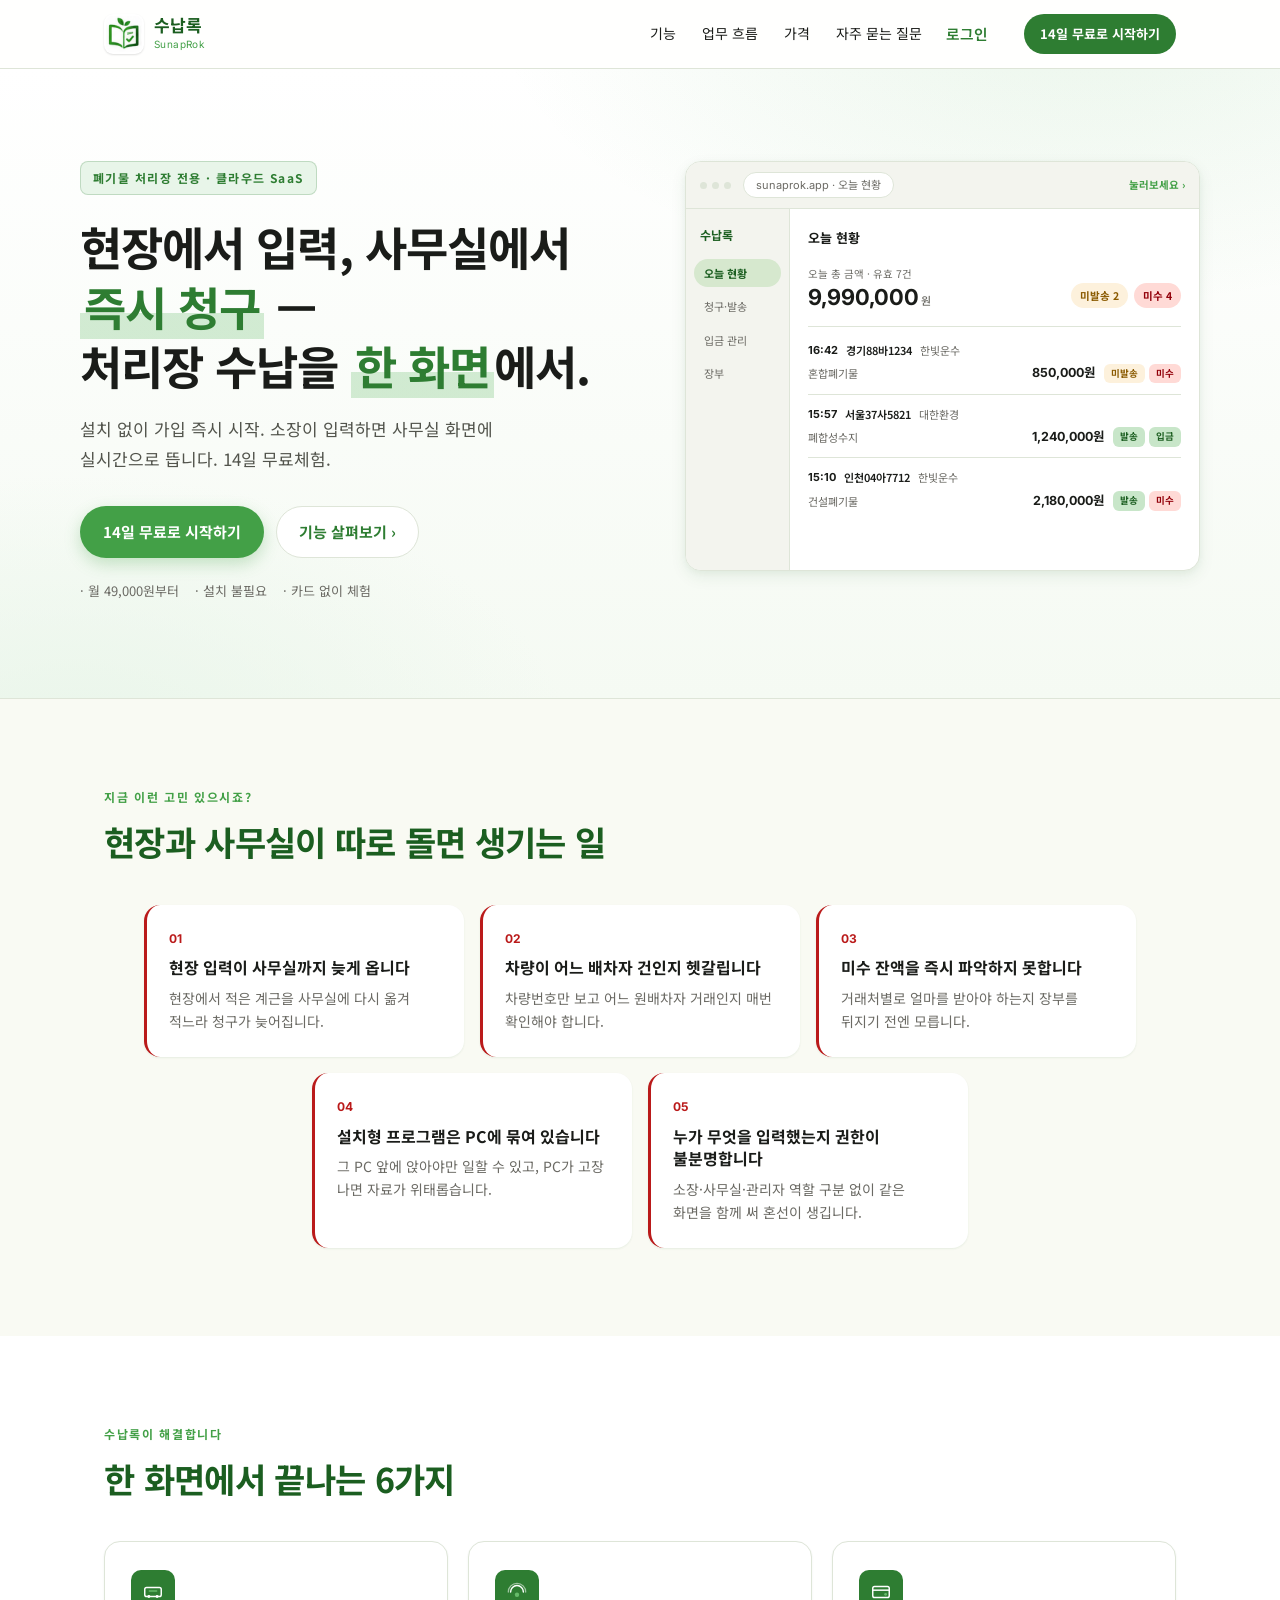
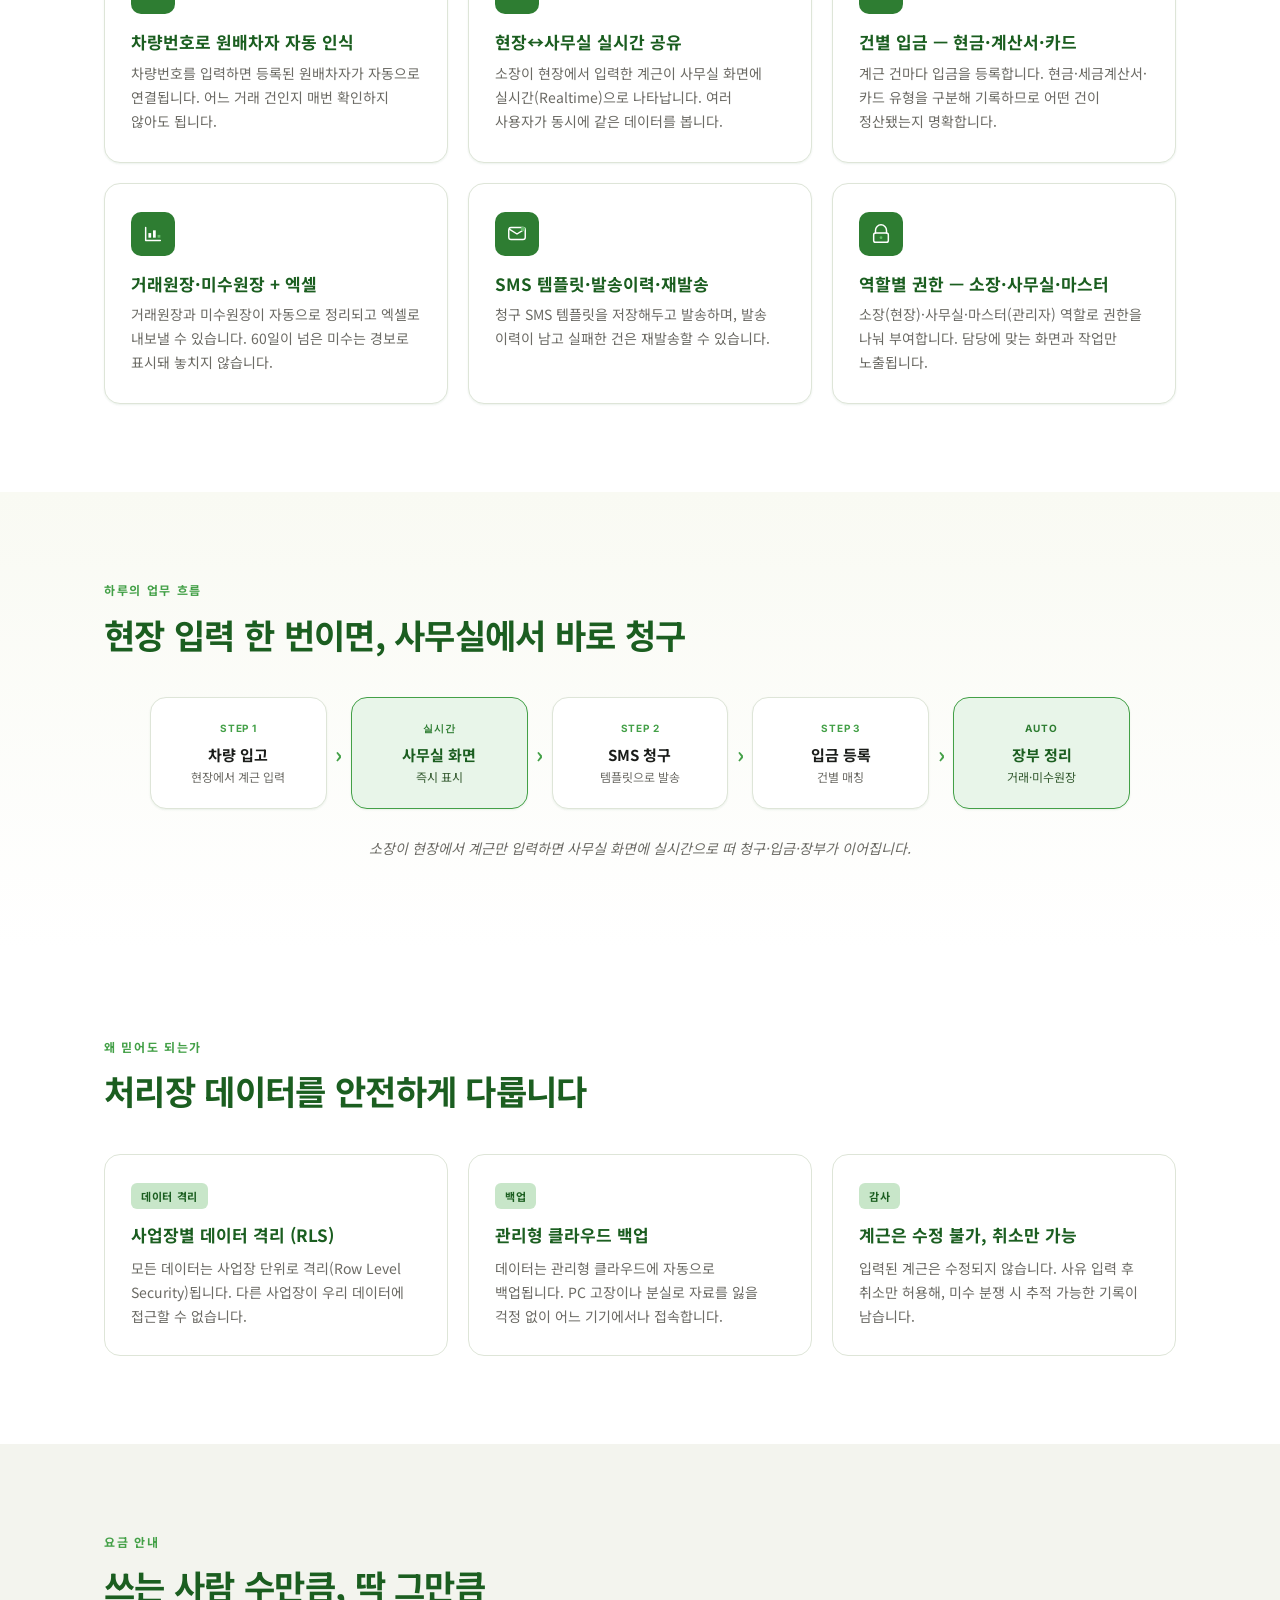
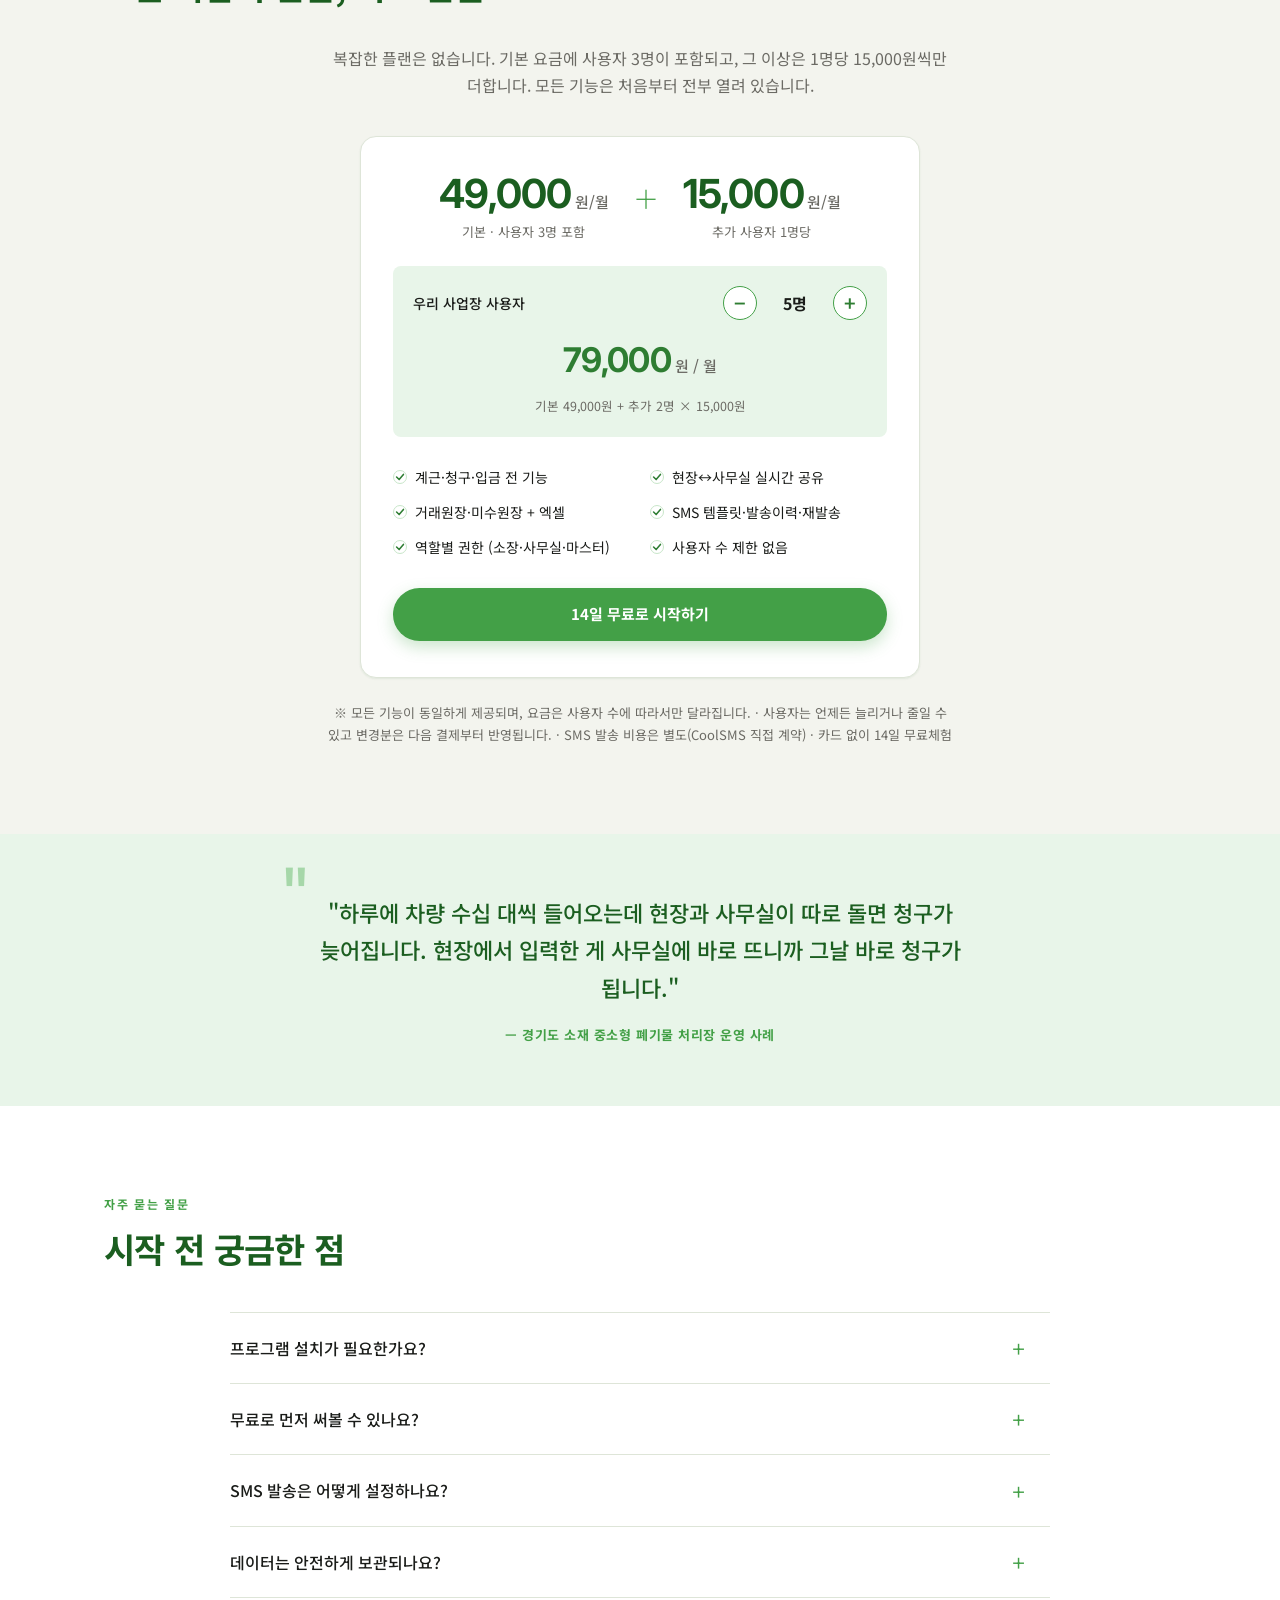
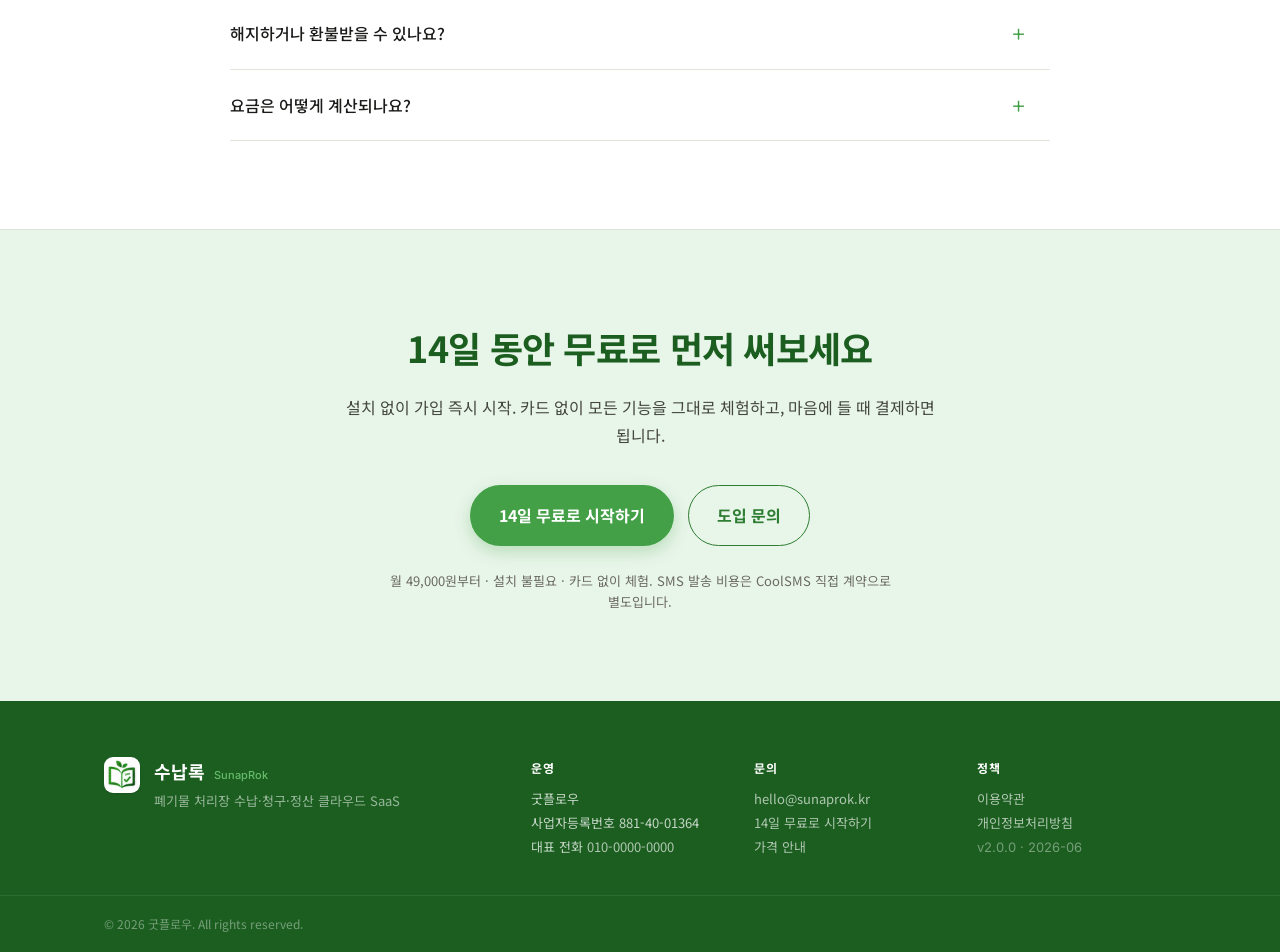
<file: index.html>
<!DOCTYPE html>
<html lang="ko">
<head>
<meta charset="UTF-8">
<meta name="viewport" content="width=device-width,initial-scale=1.0">
<title>수납록 — 폐기물 처리장 수납·청구 SaaS</title>
<meta name="description" content="현장에서 입력, 사무실에서 즉시 청구. 설치 없이 가입 즉시 시작하는 폐기물 처리장 수납관리 SaaS. 월 49,000원부터, 14일 무료체험.">
<meta name="keywords" content="폐기물 처리장 수납관리, 계근 청구 프로그램, 처리장 SaaS, 실시간 계근 공유, 거래원장, 미수원장, SMS 청구">
<meta name="theme-color" content="#2E7D32">

<!-- 현재 배포 도메인(Vercel). 커스텀 도메인 확정 시 아래 https URL들을 일괄 교체 (mailto는 유지) -->
<link rel="canonical" href="https://sunaprok-webpage.vercel.app/">

<meta property="og:type" content="website">
<meta property="og:url" content="https://sunaprok-webpage.vercel.app/">
<meta property="og:title" content="수납록 — 폐기물 처리장 수납·청구 SaaS">
<meta property="og:description" content="현장에서 입력, 사무실에서 즉시 청구. 설치 없이 가입 즉시 시작. 월 49,000원부터, 14일 무료체험.">
<meta property="og:locale" content="ko_KR">
<meta property="og:site_name" content="수납록">
<meta property="og:image" content="https://sunaprok-webpage.vercel.app/og-image.png?v=2">
<meta property="og:image:width" content="1200">
<meta property="og:image:height" content="630">
<meta property="og:image:alt" content="수납록 — 현장에서 입력, 사무실에서 즉시 청구">

<meta name="twitter:card" content="summary_large_image">
<meta name="twitter:title" content="수납록 — 폐기물 처리장 수납·청구 SaaS">
<meta name="twitter:description" content="현장에서 입력, 사무실에서 즉시 청구. 설치 없이 가입 즉시 시작. 월 49,000원부터, 14일 무료체험.">
<meta name="twitter:image" content="https://sunaprok-webpage.vercel.app/og-image.png?v=2">

<link rel="icon" type="image/x-icon" href="/favicon.ico">
<link rel="icon" type="image/png" sizes="32x32" href="/favicon-32x32.png">
<link rel="icon" type="image/png" sizes="16x16" href="/favicon-16x16.png">
<link rel="apple-touch-icon" sizes="180x180" href="/apple-icon-180x180.png">
<link rel="preconnect" href="https://fonts.googleapis.com">
<link rel="preconnect" href="https://fonts.gstatic.com" crossorigin>
<link href="https://fonts.googleapis.com/css2?family=Noto+Sans+KR:wght@400;500;700&family=Inter:wght@400;500;700&display=swap" rel="stylesheet">
<link rel="stylesheet" href="/styles.css">

<script type="application/ld+json">
{
  "@context": "https://schema.org",
  "@type": "Organization",
  "name": "수납록",
  "alternateName": "SunapRok",
  "url": "https://sunaprok-webpage.vercel.app/",
  "logo": "https://sunaprok-webpage.vercel.app/android-icon-192x192.png",
  "description": "폐기물 처리장의 계근·청구·입금·정산을 한 화면에서 처리하는 클라우드 SaaS.",
  "contactPoint": {
    "@type": "ContactPoint",
    "telephone": "+82-10-0000-0000",
    "contactType": "sales",
    "areaServed": "KR",
    "availableLanguage": "Korean"
  }
}
</script>
<script type="application/ld+json">
{
  "@context": "https://schema.org",
  "@type": "Product",
  "name": "수납록",
  "description": "폐기물 처리장 전용 수납·청구 SaaS. 현장에서 입력한 계근이 사무실 화면에 실시간으로 공유되고, 건별 입금·거래원장·미수원장·SMS 청구를 한 화면에서 처리합니다.",
  "brand": { "@type": "Brand", "name": "수납록" },
  "url": "https://sunaprok-webpage.vercel.app/",
  "offers": {
    "@type": "Offer",
    "name": "수납록 월 구독",
    "price": "49000",
    "priceCurrency": "KRW",
    "category": "월 구독",
    "url": "https://sunaprok-webpage.vercel.app/#pricing",
    "description": "기본 49,000원(사용자 3명 포함), 추가 사용자 1명당 15,000원/월. 모든 기능 동일 제공, 사용자 수 제한 없음.",
    "priceSpecification": {
      "@type": "UnitPriceSpecification",
      "price": "49000",
      "priceCurrency": "KRW",
      "unitText": "월",
      "description": "기본 요금 · 사용자 3명 포함 (추가 사용자 1명당 15,000원)"
    }
  }
}
</script>
<script type="application/ld+json">
{
  "@context": "https://schema.org",
  "@type": "FAQPage",
  "mainEntity": [
    {
      "@type": "Question",
      "name": "프로그램 설치가 필요한가요?",
      "acceptedAnswer": {
        "@type": "Answer",
        "text": "설치가 필요 없습니다. 웹 브라우저에서 가입 즉시 바로 사용할 수 있고, 별도 설치 파일이나 PC 사양 제약이 없습니다."
      }
    },
    {
      "@type": "Question",
      "name": "무료로 먼저 써볼 수 있나요?",
      "acceptedAnswer": {
        "@type": "Answer",
        "text": "14일 무료체험을 제공합니다. 체험 기간에는 모든 기능을 그대로 사용할 수 있으며, 결제 카드 없이 시작할 수 있습니다."
      }
    },
    {
      "@type": "Question",
      "name": "SMS 발송은 어떻게 설정하나요?",
      "acceptedAnswer": {
        "@type": "Answer",
        "text": "SMS 발송은 CoolSMS와 직접 계약 후 발급받은 API 키를 사업장 설정에 입력하면 됩니다. SMS 발송 비용은 CoolSMS에 직접 부과되며 수납록 구독료와는 별도입니다."
      }
    },
    {
      "@type": "Question",
      "name": "데이터는 안전하게 보관되나요?",
      "acceptedAnswer": {
        "@type": "Answer",
        "text": "사업장별로 데이터가 격리(RLS)되어 다른 사업장이 접근할 수 없습니다. 데이터는 관리형 클라우드에 자동으로 백업되며, 계근 기록은 수정이 불가능하고 사유 입력 후 취소만 가능해 분쟁 시 추적할 수 있습니다."
      }
    },
    {
      "@type": "Question",
      "name": "해지하거나 환불받을 수 있나요?",
      "acceptedAnswer": {
        "@type": "Answer",
        "text": "월 단위 구독으로, 언제든 다음 결제 전에 해지할 수 있고 약정이 없습니다. 우선 14일 무료체험으로 충분히 검토한 뒤 결제 여부를 결정하시면 됩니다."
      }
    },
    {
      "@type": "Question",
      "name": "요금은 어떻게 계산되나요?",
      "acceptedAnswer": {
        "@type": "Answer",
        "text": "기본 요금 49,000원에 사용자 3명이 포함되고, 그 이상은 1명당 15,000원씩 더해집니다. 예를 들어 5명이면 79,000원입니다. 모든 기능은 인원과 무관하게 동일하게 제공되며, 사용자 수는 이용 중에 늘리거나 줄일 수 있습니다."
      }
    }
  ]
}
</script>
</head>
<body>

<header class="nav">
  <div class="nav-inner">
    <a href="#top" class="brand" aria-label="수납록 홈">
      <span style="display:inline-flex;align-items:center;justify-content:center;background:#fff;border-radius:9px;padding:2px;box-shadow:0 1px 2px rgba(0,0,0,.12)">
        <img src="/android-icon-192x192.png" alt="" aria-hidden="true" width="36" height="36" style="display:block;border-radius:7px">
      </span>
      <div class="brand-text">
        <div class="brand-ko">수납록</div>
        <div class="brand-en">SunapRok</div>
      </div>
    </a>
    <nav class="nav-links" aria-label="섹션 이동">
      <a href="#features">기능</a>
      <a href="#workflow">업무 흐름</a>
      <a href="#pricing">가격</a>
      <a href="#faq">자주 묻는 질문</a>
    </nav>
    <a href="https://sunaprok.vercel.app/login" class="nav-login" style="align-self:center;margin-right:.75rem;color:var(--g800);font-weight:600;font-size:.92rem;text-decoration:none">로그인</a>
    <!-- 앱 가입 페이지(배포본). 커스텀 도메인 확정 시 sunaprok.vercel.app → 정식 도메인 교체 -->
    <a href="https://sunaprok.vercel.app/signup" class="nav-cta">14일 무료로 시작하기</a>
  </div>
</header>

<main id="top">

<section class="hero">
  <div class="hero-inner">
    <div class="hero-copy">
      <span class="hero-eyebrow">폐기물 처리장 전용 · 클라우드 SaaS</span>
      <h1 class="hero-h">
        현장에서 입력, 사무실에서 <em>즉시 청구</em> —<br>
        처리장 수납을 <em>한 화면</em>에서.
      </h1>
      <p class="hero-sub">
        설치 없이 가입 즉시 시작. 소장이 입력하면 사무실 화면에<br>
        실시간으로 뜹니다. 14일 무료체험.
      </p>
      <div class="hero-cta">
        <!-- 앱 가입 페이지(배포본). 커스텀 도메인 확정 시 sunaprok.vercel.app → 정식 도메인 교체 -->
        <a href="https://sunaprok.vercel.app/signup" class="btn btn-primary">14일 무료로 시작하기</a>
        <a href="#features" class="btn btn-secondary">기능 살펴보기 ›</a>
      </div>
      <div class="hero-meta">
        <span>· 월 49,000원부터</span>
        <span>· 설치 불필요</span>
        <span>· 카드 없이 체험</span>
      </div>
    </div>
    <div class="hero-preview">
      <div class="app-window" role="group" aria-label="수납록 화면 미리보기 — 왼쪽 메뉴를 눌러 화면을 바꿔보세요">
        <div class="app-window-bar">
          <span class="app-window-dots"><span></span><span></span><span></span></span>
          <span class="app-window-url" data-url>sunaprok.app · 오늘 현황</span>
          <span class="app-demo-hint">눌러보세요 ›</span>
        </div>
        <div class="app-body">
          <div class="app-sidebar">
            <div class="app-sidebar-brand">수납록</div>
            <nav class="app-nav">
              <button type="button" class="app-nav-item is-active" data-panel="today" data-title="오늘 현황">오늘 현황</button>
              <button type="button" class="app-nav-item" data-panel="charge" data-title="청구·발송">청구·발송</button>
              <button type="button" class="app-nav-item" data-panel="payment" data-title="입금 관리">입금 관리</button>
              <button type="button" class="app-nav-item" data-panel="report" data-title="장부">장부</button>
            </nav>
          </div>
          <div class="app-main">

            <!-- 오늘 현황 -->
            <div class="app-panel is-active" data-panel="today">
              <div class="app-main-h">오늘 현황</div>
              <div class="app-stat-row">
                <div class="app-stat">
                  <div class="app-stat-label">오늘 총 금액 · 유효 7건</div>
                  <div class="app-stat-num">9,990,000<span>원</span></div>
                </div>
                <div class="app-stat-chips">
                  <span class="app-chip is-amber">미발송 2</span>
                  <span class="app-chip is-red">미수 4</span>
                </div>
              </div>
              <div class="app-table">
                <div class="app-row">
                  <div class="app-row-top">
                    <span class="app-time">16:42</span>
                    <span class="app-car">경기88바1234</span>
                    <span class="app-dispatcher">한빛운수</span>
                  </div>
                  <div class="app-row-bottom">
                    <span class="app-waste">혼합폐기물</span>
                    <span class="app-amount">850,000원</span>
                    <span class="app-badges">
                      <span class="app-badge is-amber">미발송</span>
                      <span class="app-badge is-red">미수</span>
                    </span>
                  </div>
                </div>
                <div class="app-row">
                  <div class="app-row-top">
                    <span class="app-time">15:57</span>
                    <span class="app-car">서울37사5821</span>
                    <span class="app-dispatcher">대한환경</span>
                  </div>
                  <div class="app-row-bottom">
                    <span class="app-waste">폐합성수지</span>
                    <span class="app-amount">1,240,000원</span>
                    <span class="app-badges">
                      <span class="app-badge is-green">발송</span>
                      <span class="app-badge is-green">입금</span>
                    </span>
                  </div>
                </div>
                <div class="app-row">
                  <div class="app-row-top">
                    <span class="app-time">15:10</span>
                    <span class="app-car">인천04아7712</span>
                    <span class="app-dispatcher">한빛운수</span>
                  </div>
                  <div class="app-row-bottom">
                    <span class="app-waste">건설폐기물</span>
                    <span class="app-amount">2,180,000원</span>
                    <span class="app-badges">
                      <span class="app-badge is-green">발송</span>
                      <span class="app-badge is-red">미수</span>
                    </span>
                  </div>
                </div>
              </div>
            </div>

            <!-- 청구·발송 -->
            <div class="app-panel" data-panel="charge">
              <div class="app-main-h">청구·발송</div>
              <div class="app-hintline">청구할 건을 선택해 SMS로 한 번에 보냅니다.</div>
              <div class="app-list">
                <button type="button" class="app-crow is-selected" data-amt="850000">
                  <span class="app-check"></span>
                  <span class="app-crow-body">
                    <span class="app-crow-top"><b>한빛운수</b> · 경기88바1234</span>
                    <span class="app-crow-sub">혼합폐기물 · 850,000원</span>
                  </span>
                  <span class="app-badge is-amber">미발송</span>
                </button>
                <button type="button" class="app-crow is-selected" data-amt="1240000">
                  <span class="app-check"></span>
                  <span class="app-crow-body">
                    <span class="app-crow-top"><b>대한환경</b> · 서울37사5821</span>
                    <span class="app-crow-sub">폐합성수지 · 1,240,000원</span>
                  </span>
                  <span class="app-badge is-amber">미발송</span>
                </button>
                <button type="button" class="app-crow" disabled data-amt="2180000">
                  <span class="app-check"></span>
                  <span class="app-crow-body">
                    <span class="app-crow-top"><b>한빛운수</b> · 인천04아7712</span>
                    <span class="app-crow-sub">건설폐기물 · 2,180,000원</span>
                  </span>
                  <span class="app-badge is-green">발송완료</span>
                </button>
              </div>
              <div class="app-foot">
                <span class="app-foot-info">선택 <b data-sel-count>2</b>건 · 합계 <b data-sel-total>2,090,000원</b></span>
                <span class="app-mini-btn">선택 발송</span>
              </div>
            </div>

            <!-- 입금 관리 -->
            <div class="app-panel" data-panel="payment">
              <div class="app-main-h">입금 관리</div>
              <div class="app-stat-row">
                <div class="app-stat">
                  <div class="app-stat-label">오늘 입금</div>
                  <div class="app-stat-num">2,090,000<span>원</span></div>
                </div>
                <div class="app-stat-chips">
                  <span class="app-chip is-red" data-unpaid-chip="1">미수 1</span>
                </div>
              </div>
              <div class="app-rows">
                <div class="app-hrow">
                  <span class="app-hrow-name">한빛운수 <span class="app-hrow-sub">· 850,000원</span></span>
                  <span class="app-hrow-right"><span class="app-badge is-green">현금</span></span>
                </div>
                <div class="app-hrow">
                  <span class="app-hrow-name">대한환경 <span class="app-hrow-sub">· 1,240,000원</span></span>
                  <span class="app-hrow-right"><span class="app-badge is-green">세금계산서</span></span>
                </div>
                <div class="app-hrow">
                  <span class="app-hrow-name">한빛운수 <span class="app-hrow-sub">· 2,180,000원</span></span>
                  <span class="app-hrow-right"><button type="button" class="app-mini-btn app-pay-btn">입금 등록</button></span>
                </div>
              </div>
            </div>

            <!-- 장부 -->
            <div class="app-panel" data-panel="report">
              <div class="app-main-h">장부</div>
              <div class="app-stat-duo">
                <div class="app-ministat">
                  <span class="app-ministat-label">미수 총액</span>
                  <span class="app-ministat-num app-red">5,420,000원</span>
                </div>
                <div class="app-ministat">
                  <span class="app-ministat-label">이번 달 매출</span>
                  <span class="app-ministat-num">48,300,000원</span>
                </div>
              </div>
              <div class="app-ledger-h">거래처별 미수 잔액</div>
              <div class="app-rows">
                <div class="app-hrow">
                  <span class="app-hrow-name">한빛운수</span>
                  <span class="app-hrow-right"><span class="app-amount">2,180,000원</span></span>
                </div>
                <div class="app-hrow">
                  <span class="app-hrow-name">대한환경 <span class="app-badge is-red">60일+</span></span>
                  <span class="app-hrow-right"><span class="app-amount app-red">1,240,000원</span></span>
                </div>
                <div class="app-hrow">
                  <span class="app-hrow-name">삼성ENG</span>
                  <span class="app-hrow-right"><span class="app-amount">2,000,000원</span></span>
                </div>
              </div>
            </div>

          </div>
        </div>
      </div>
    </div>
  </div>
</section>

<section class="pain" aria-labelledby="pain-h">
  <div class="container">
    <div class="sec-eyebrow">지금 이런 고민 있으시죠?</div>
    <h2 id="pain-h" class="sec-h">현장과 사무실이 따로 돌면 생기는 일</h2>
    <div class="pain-grid">
      <article class="pain-card">
        <div class="pain-num">01</div>
        <h3>현장 입력이 사무실까지 늦게 옵니다</h3>
        <p>현장에서 적은 계근을 사무실에 다시 옮겨 적느라 청구가 늦어집니다.</p>
      </article>
      <article class="pain-card">
        <div class="pain-num">02</div>
        <h3>차량이 어느 배차자 건인지 헷갈립니다</h3>
        <p>차량번호만 보고 어느 원배차자 거래인지 매번 확인해야 합니다.</p>
      </article>
      <article class="pain-card">
        <div class="pain-num">03</div>
        <h3>미수 잔액을 즉시 파악하지 못합니다</h3>
        <p>거래처별로 얼마를 받아야 하는지 장부를 뒤지기 전엔 모릅니다.</p>
      </article>
      <article class="pain-card">
        <div class="pain-num">04</div>
        <h3>설치형 프로그램은 PC에 묶여 있습니다</h3>
        <p>그 PC 앞에 앉아야만 일할 수 있고, PC가 고장 나면 자료가 위태롭습니다.</p>
      </article>
      <article class="pain-card">
        <div class="pain-num">05</div>
        <h3>누가 무엇을 입력했는지 권한이 불분명합니다</h3>
        <p>소장·사무실·관리자 역할 구분 없이 같은 화면을 함께 써 혼선이 생깁니다.</p>
      </article>
    </div>
  </div>
</section>

<section id="features" class="features" aria-labelledby="feat-h">
  <div class="container">
    <div class="sec-eyebrow">수납록이 해결합니다</div>
    <h2 id="feat-h" class="sec-h">한 화면에서 끝나는 6가지</h2>
    <div class="feat-grid">

      <article class="feat-card">
        <div class="feat-icon" aria-hidden="true">
          <svg width="22" height="22" viewBox="0 0 24 24" fill="none">
            <rect x="3" y="7" width="18" height="10" rx="2" stroke="white" stroke-width="1.6"/>
            <circle cx="7.5" cy="17" r="1.6" fill="white"/>
            <circle cx="16.5" cy="17" r="1.6" fill="white"/>
            <line x1="8" y1="11" x2="16" y2="11" stroke="#66BB6A" stroke-width="1.6" stroke-linecap="round"/>
          </svg>
        </div>
        <h3>차량번호로 원배차자 자동 인식</h3>
        <p>차량번호를 입력하면 등록된 원배차자가 자동으로 연결됩니다. 어느 거래 건인지 매번 확인하지 않아도 됩니다.</p>
      </article>

      <article class="feat-card">
        <div class="feat-icon" aria-hidden="true">
          <svg width="22" height="22" viewBox="0 0 24 24" fill="none">
            <path d="M5 12a7 7 0 0114 0" stroke="white" stroke-width="1.6" stroke-linecap="round" fill="none"/>
            <path d="M2.5 12a9.5 9.5 0 0119 0" stroke="white" stroke-width="1.4" stroke-linecap="round" fill="none" opacity=".55"/>
            <circle cx="12" cy="15" r="2.4" fill="#66BB6A"/>
          </svg>
        </div>
        <h3>현장↔사무실 실시간 공유</h3>
        <p>소장이 현장에서 입력한 계근이 사무실 화면에 실시간(Realtime)으로 나타납니다. 여러 사용자가 동시에 같은 데이터를 봅니다.</p>
      </article>

      <article class="feat-card">
        <div class="feat-icon" aria-hidden="true">
          <svg width="22" height="22" viewBox="0 0 24 24" fill="none">
            <rect x="3" y="6" width="18" height="12" rx="2" stroke="white" stroke-width="1.6"/>
            <line x1="3" y1="10" x2="21" y2="10" stroke="white" stroke-width="1.6"/>
            <circle cx="17" cy="14.5" r="1.5" fill="#66BB6A"/>
          </svg>
        </div>
        <h3>건별 입금 — 현금·계산서·카드</h3>
        <p>계근 건마다 입금을 등록합니다. 현금·세금계산서·카드 유형을 구분해 기록하므로 어떤 건이 정산됐는지 명확합니다.</p>
      </article>

      <article class="feat-card">
        <div class="feat-icon" aria-hidden="true">
          <svg width="22" height="22" viewBox="0 0 24 24" fill="none">
            <path d="M4 19V5M4 19h16" stroke="white" stroke-width="1.6" stroke-linecap="round"/>
            <rect x="7" y="11" width="3" height="5" fill="white"/>
            <rect x="12" y="8" width="3" height="8" fill="white"/>
            <rect x="17" y="13" width="3" height="3" fill="#66BB6A"/>
          </svg>
        </div>
        <h3>거래원장·미수원장 + 엑셀</h3>
        <p>거래원장과 미수원장이 자동으로 정리되고 엑셀로 내보낼 수 있습니다. 60일이 넘은 미수는 경보로 표시돼 놓치지 않습니다.</p>
      </article>

      <article class="feat-card">
        <div class="feat-icon" aria-hidden="true">
          <svg width="22" height="22" viewBox="0 0 24 24" fill="none">
            <rect x="3" y="5" width="18" height="13" rx="2.5" stroke="white" stroke-width="1.6"/>
            <path d="M4 7l8 5 8-5" stroke="white" stroke-width="1.6" stroke-linecap="round" stroke-linejoin="round" fill="none"/>
            <circle cx="18.5" cy="6.5" r="2.5" fill="#66BB6A"/>
          </svg>
        </div>
        <h3>SMS 템플릿·발송이력·재발송</h3>
        <p>청구 SMS 템플릿을 저장해두고 발송하며, 발송 이력이 남고 실패한 건은 재발송할 수 있습니다.</p>
      </article>

      <article class="feat-card">
        <div class="feat-icon" aria-hidden="true">
          <svg width="22" height="22" viewBox="0 0 24 24" fill="none">
            <path d="M6 11V8a6 6 0 0112 0v3" stroke="white" stroke-width="1.6" stroke-linecap="round" fill="none"/>
            <rect x="4" y="11" width="16" height="10" rx="2" stroke="white" stroke-width="1.6"/>
            <circle cx="12" cy="16" r="1.5" fill="#66BB6A"/>
          </svg>
        </div>
        <h3>역할별 권한 — 소장·사무실·마스터</h3>
        <p>소장(현장)·사무실·마스터(관리자) 역할로 권한을 나눠 부여합니다. 담당에 맞는 화면과 작업만 노출됩니다.</p>
      </article>

    </div>
  </div>
</section>

<section id="workflow" class="workflow" aria-labelledby="flow-h">
  <div class="container">
    <div class="sec-eyebrow">하루의 업무 흐름</div>
    <h2 id="flow-h" class="sec-h">현장 입력 한 번이면, 사무실에서 바로 청구</h2>
    <div class="flow">
      <div class="flow-step"><div class="flow-tag">STEP 1</div><div class="flow-label">차량 입고</div><div class="flow-sub">현장에서 계근 입력</div></div>
      <div class="flow-arrow" aria-hidden="true">›</div>
      <div class="flow-step is-auto"><div class="flow-tag">실시간</div><div class="flow-label">사무실 화면</div><div class="flow-sub">즉시 표시</div></div>
      <div class="flow-arrow" aria-hidden="true">›</div>
      <div class="flow-step"><div class="flow-tag">STEP 2</div><div class="flow-label">SMS 청구</div><div class="flow-sub">템플릿으로 발송</div></div>
      <div class="flow-arrow" aria-hidden="true">›</div>
      <div class="flow-step"><div class="flow-tag">STEP 3</div><div class="flow-label">입금 등록</div><div class="flow-sub">건별 매칭</div></div>
      <div class="flow-arrow" aria-hidden="true">›</div>
      <div class="flow-step is-auto"><div class="flow-tag">AUTO</div><div class="flow-label">장부 정리</div><div class="flow-sub">거래·미수원장</div></div>
    </div>
    <p class="flow-note">소장이 현장에서 계근만 입력하면 사무실 화면에 실시간으로 떠 청구·입금·장부가 이어집니다.</p>
  </div>
</section>

<section class="trust" aria-labelledby="trust-h">
  <div class="container">
    <div class="sec-eyebrow">왜 믿어도 되는가</div>
    <h2 id="trust-h" class="sec-h">처리장 데이터를 안전하게 다룹니다</h2>
    <div class="trust-grid">
      <article class="trust-card">
        <div class="trust-badge">데이터 격리</div>
        <h3>사업장별 데이터 격리 (RLS)</h3>
        <p>모든 데이터는 사업장 단위로 격리(Row Level Security)됩니다. 다른 사업장이 우리 데이터에 접근할 수 없습니다.</p>
      </article>
      <article class="trust-card">
        <div class="trust-badge">백업</div>
        <h3>관리형 클라우드 백업</h3>
        <p>데이터는 관리형 클라우드에 자동으로 백업됩니다. PC 고장이나 분실로 자료를 잃을 걱정 없이 어느 기기에서나 접속합니다.</p>
      </article>
      <article class="trust-card">
        <div class="trust-badge">감사</div>
        <h3>계근은 수정 불가, 취소만 가능</h3>
        <p>입력된 계근은 수정되지 않습니다. 사유 입력 후 취소만 허용해, 미수 분쟁 시 추적 가능한 기록이 남습니다.</p>
      </article>
    </div>
  </div>
</section>

<section id="pricing" class="pricing" aria-labelledby="price-h">
  <div class="container">
    <div class="sec-eyebrow">요금 안내</div>
    <h2 id="price-h" class="sec-h">쓰는 사람 수만큼, 딱 그만큼</h2>
    <p class="price-lead">복잡한 플랜은 없습니다. 기본 요금에 사용자 3명이 포함되고, 그 이상은 1명당 15,000원씩만 더합니다. 모든 기능은 처음부터 전부 열려 있습니다.</p>

    <div class="price-panel">
      <div class="price-formula">
        <div class="price-formula-item">
          <div class="price-amount"><span class="price-num">49,000</span><span class="price-unit">원/월</span></div>
          <div class="price-cap">기본 · 사용자 3명 포함</div>
        </div>
        <div class="price-op" aria-hidden="true">＋</div>
        <div class="price-formula-item">
          <div class="price-amount"><span class="price-num">15,000</span><span class="price-unit">원/월</span></div>
          <div class="price-cap">추가 사용자 1명당</div>
        </div>
      </div>

      <!-- 요금 계산기 (script.js가 data-* 속성으로 계산) -->
      <div class="price-calc" data-base="49000" data-included="3" data-seat="15000" data-max="50">
        <div class="calc-controls">
          <span class="calc-label">우리 사업장 사용자</span>
          <div class="calc-stepper">
            <button type="button" class="calc-btn" data-delta="-1" aria-label="사용자 1명 줄이기">−</button>
            <span class="calc-count"><span data-count>5</span>명</span>
            <button type="button" class="calc-btn" data-delta="1" aria-label="사용자 1명 늘리기">+</button>
          </div>
        </div>
        <div class="calc-out">
          <span class="calc-total" data-total>79,000</span><span class="calc-total-unit">원 / 월</span>
        </div>
        <p class="calc-break" data-break>기본 49,000원 + 추가 2명 × 15,000원</p>
      </div>

      <ul class="price-feat">
        <li>계근·청구·입금 전 기능</li>
        <li>현장↔사무실 실시간 공유</li>
        <li>거래원장·미수원장 + 엑셀</li>
        <li>SMS 템플릿·발송이력·재발송</li>
        <li>역할별 권한 (소장·사무실·마스터)</li>
        <li>사용자 수 제한 없음</li>
      </ul>

      <!-- 앱 가입 페이지(배포본). 커스텀 도메인 확정 시 sunaprok.vercel.app → 정식 도메인 교체 -->
      <a href="https://sunaprok.vercel.app/signup" class="btn btn-primary btn-full">14일 무료로 시작하기</a>
    </div>

    <p class="price-note">※ 모든 기능이 동일하게 제공되며, 요금은 사용자 수에 따라서만 달라집니다. · 사용자는 언제든 늘리거나 줄일 수 있고 변경분은 다음 결제부터 반영됩니다. · SMS 발송 비용은 별도(CoolSMS 직접 계약) · 카드 없이 14일 무료체험</p>
  </div>
</section>

<section class="quote">
  <div class="container">
    <blockquote>
      <p>"하루에 차량 수십 대씩 들어오는데 현장과 사무실이 따로 돌면 청구가 늦어집니다. 현장에서 입력한 게 사무실에 바로 뜨니까 그날 바로 청구가 됩니다."</p>
      <cite>— 경기도 소재 중소형 폐기물 처리장 운영 사례</cite>
    </blockquote>
  </div>
</section>

<section id="faq" class="faq" aria-labelledby="faq-h">
  <div class="container">
    <div class="sec-eyebrow">자주 묻는 질문</div>
    <h2 id="faq-h" class="sec-h">시작 전 궁금한 점</h2>
    <div class="faq-list">
      <details>
        <summary>프로그램 설치가 필요한가요?</summary>
        <div class="faq-body">설치가 필요 없습니다. 웹 브라우저에서 가입 즉시 바로 사용할 수 있고, 별도 설치 파일이나 PC 사양 제약이 없습니다.</div>
      </details>
      <details>
        <summary>무료로 먼저 써볼 수 있나요?</summary>
        <div class="faq-body">14일 무료체험을 제공합니다. 체험 기간에는 모든 기능을 그대로 쓸 수 있으며, 결제 카드 없이 시작할 수 있습니다.</div>
      </details>
      <details>
        <summary>SMS 발송은 어떻게 설정하나요?</summary>
        <div class="faq-body">SMS 발송은 CoolSMS와 직접 계약한 뒤 발급받은 API 키를 사업장 설정에 입력하면 됩니다. SMS 발송 비용은 CoolSMS에 직접 부과되며 수납록 구독료와는 별도입니다.</div>
      </details>
      <details>
        <summary>데이터는 안전하게 보관되나요?</summary>
        <div class="faq-body">사업장별로 데이터가 격리(RLS)되어 다른 사업장이 접근할 수 없습니다. 데이터는 관리형 클라우드에 자동으로 백업되며, 계근 기록은 수정이 불가능하고 사유 입력 후 취소만 가능해 분쟁 시 추적할 수 있습니다.</div>
      </details>
      <details>
        <summary>해지하거나 환불받을 수 있나요?</summary>
        <div class="faq-body">월 단위 구독으로 약정이 없으며, 언제든 다음 결제 전에 해지할 수 있습니다. 우선 14일 무료체험으로 충분히 검토한 뒤 결제 여부를 결정하시면 됩니다.</div>
      </details>
      <details>
        <summary>요금은 어떻게 계산되나요?</summary>
        <div class="faq-body">기본 요금 49,000원에 사용자 3명이 포함되고, 그 이상은 1명당 15,000원씩 더해집니다. 예를 들어 5명이면 79,000원입니다. 모든 기능은 인원과 무관하게 동일하게 제공되며, 사용자 수는 이용 중에 늘리거나 줄일 수 있습니다.</div>
      </details>
    </div>
  </div>
</section>

<section id="contact" class="cta">
  <div class="container">
    <h2 class="cta-h">14일 동안 무료로 먼저 써보세요</h2>
    <p class="cta-sub">설치 없이 가입 즉시 시작. 카드 없이 모든 기능을 그대로 체험하고, 마음에 들 때 결제하면 됩니다.</p>
    <div class="cta-actions">
      <!-- 앱 가입 페이지(배포본). 커스텀 도메인 확정 시 sunaprok.vercel.app → 정식 도메인 교체 -->
      <a href="https://sunaprok.vercel.app/signup" class="btn btn-primary btn-lg">14일 무료로 시작하기</a>
      <!-- TODO: 실제 문의 이메일로 교체 -->
      <a href="mailto:hello@sunaprok.kr" class="btn btn-outline-inverse btn-lg">도입 문의</a>
    </div>
    <p class="cta-note">월 49,000원부터 · 설치 불필요 · 카드 없이 체험. SMS 발송 비용은 CoolSMS 직접 계약으로 별도입니다.</p>
  </div>
</section>

</main>

<footer class="ft">
  <div class="container ft-inner">
    <div class="ft-brand">
      <span style="display:inline-flex;align-items:center;justify-content:center;background:#fff;border-radius:9px;padding:2px;box-shadow:0 1px 2px rgba(0,0,0,.12)">
        <img src="/android-icon-192x192.png" alt="" aria-hidden="true" width="32" height="32" style="display:block;border-radius:7px">
      </span>
      <div>
        <div class="ft-brand-ko">수납록 <span class="ft-brand-en">SunapRok</span></div>
        <div class="ft-brand-sub">폐기물 처리장 수납·청구·정산 클라우드 SaaS</div>
      </div>
    </div>

    <div class="ft-info">
      <div class="ft-col">
        <div class="ft-col-h">운영</div>
        <div>굿플로우</div>
        <div>사업자등록번호 881-40-01364</div>
        <!-- TODO: 실제 대표 전화번호로 교체 -->
        <div>대표 전화 <a href="tel:010-0000-0000">010-0000-0000</a></div>
      </div>
      <div class="ft-col">
        <div class="ft-col-h">문의</div>
        <!-- TODO: 실제 문의 이메일로 교체 -->
        <div><a href="mailto:hello@sunaprok.kr">hello@sunaprok.kr</a></div>
        <!-- 앱 가입 페이지(배포본). 커스텀 도메인 확정 시 sunaprok.vercel.app → 정식 도메인 교체 -->
        <div><a href="https://sunaprok.vercel.app/signup">14일 무료로 시작하기</a></div>
        <div><a href="#pricing">가격 안내</a></div>
      </div>
      <div class="ft-col">
        <div class="ft-col-h">정책</div>
        <div><a href="/terms.html">이용약관</a></div>
        <div><a href="/privacy.html">개인정보처리방침</a></div>
        <div><span class="ft-mute">v2.0.0 · 2026-06</span></div>
      </div>
    </div>
  </div>
  <div class="ft-bottom">
    <div class="container">© 2026 굿플로우. All rights reserved.</div>
  </div>
</footer>

<script src="/script.js" defer></script>
</body>
</html>
</file>
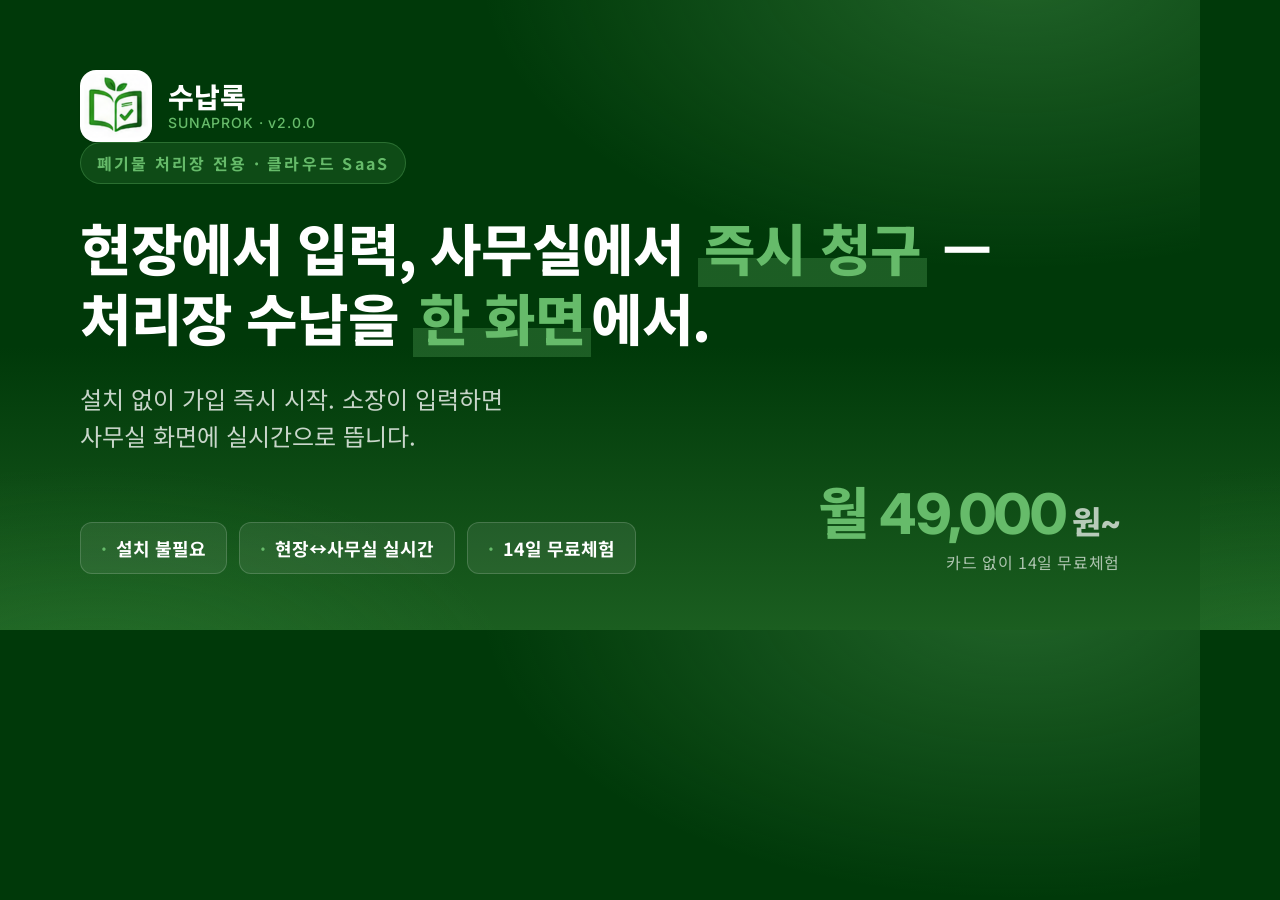
<file: og-image.html>
<!DOCTYPE html>
<html lang="ko">
<head>
<meta charset="UTF-8">
<title>OG Image — 수납록</title>
<link href="https://fonts.googleapis.com/css2?family=Noto+Sans+KR:wght@400;500;700;800&family=Inter:wght@500;700&display=swap" rel="stylesheet">
<style>
  * { margin: 0; padding: 0; box-sizing: border-box; }
  html, body { width: 1200px; height: 630px; overflow: hidden; }
  body {
    font-family: 'Noto Sans KR', sans-serif;
    color: #fff;
    word-break: keep-all;
    background:
      radial-gradient(900px 500px at 85% -5%, rgba(102,187,106,.32), transparent 60%),
      radial-gradient(700px 380px at 8% 110%, rgba(67,160,71,.22), transparent 60%),
      linear-gradient(180deg, #003909 0%, #003909 55%, #1B5E20 100%);
    position: relative;
  }
  .frame {
    width: 1200px; height: 630px;
    padding: 70px 80px;
    display: flex;
    flex-direction: column;
    justify-content: space-between;
    position: relative;
  }
  .top {
    display: flex;
    align-items: center;
    gap: 16px;
  }
  .brand-text {
    display: flex;
    flex-direction: column;
    line-height: 1;
  }
  .brand-ko {
    font-size: 28px;
    font-weight: 800;
    color: #fff;
  }
  .brand-en {
    font-family: 'Inter', sans-serif;
    font-size: 14px;
    font-weight: 500;
    color: #66BB6A;
    margin-top: 6px;
    letter-spacing: .06em;
  }
  .eyebrow {
    display: inline-block;
    font-size: 16px;
    font-weight: 700;
    letter-spacing: .14em;
    color: #66BB6A;
    background: rgba(102,187,106,.14);
    border: 1px solid rgba(102,187,106,.32);
    padding: 8px 16px;
    border-radius: 999px;
    margin-bottom: 28px;
  }
  .headline {
    font-size: 56px;
    font-weight: 800;
    line-height: 1.25;
    letter-spacing: -.025em;
    margin-bottom: 28px;
  }
  .headline em {
    color: #66BB6A;
    font-style: normal;
    white-space: nowrap;
    background: linear-gradient(180deg, transparent 64%, rgba(102,187,106,.28) 64%);
    padding: 0 6px;
  }
  .sub {
    font-size: 24px;
    color: rgba(255,255,255,.78);
    line-height: 1.55;
    margin-bottom: 32px;
    max-width: 920px;
  }
  .bottom {
    display: flex;
    align-items: flex-end;
    justify-content: space-between;
    gap: 24px;
  }
  .badges {
    display: flex;
    flex-wrap: wrap;
    gap: 12px;
  }
  .badge {
    font-size: 18px;
    font-weight: 700;
    padding: 12px 20px;
    border-radius: 12px;
    background: rgba(255,255,255,.08);
    border: 1px solid rgba(255,255,255,.16);
    color: #fff;
  }
  .badge strong {
    color: #66BB6A;
    margin-right: 4px;
  }
  .price {
    text-align: right;
  }
  .price-tag {
    font-family: 'Inter', 'Noto Sans KR', sans-serif;
    font-size: 56px;
    font-weight: 800;
    color: #66BB6A;
    line-height: 1;
    letter-spacing: -.02em;
  }
  .price-tag .won { font-size: 32px; color: rgba(255,255,255,.7); margin-left: 6px; }
  .price-cap {
    font-size: 16px;
    color: rgba(255,255,255,.65);
    margin-top: 8px;
    letter-spacing: .04em;
  }
</style>
</head>
<body>
<div class="frame">
  <div class="top">
    <span style="display:inline-flex;align-items:center;justify-content:center;background:#fff;border-radius:16px;padding:4px;box-shadow:0 1px 2px rgba(0,0,0,.12)">
      <img src="android-icon-192x192.png" alt="" aria-hidden="true" width="64" height="64" style="display:block;border-radius:12px">
    </span>
    <div class="brand-text">
      <div class="brand-ko">수납록</div>
      <div class="brand-en">SUNAPROK · v2.0.0</div>
    </div>
  </div>

  <div>
    <span class="eyebrow">폐기물 처리장 전용 · 클라우드 SaaS</span>
    <h1 class="headline">
      현장에서 입력, 사무실에서 <em>즉시 청구</em> —<br>
      처리장 수납을 <em>한 화면</em>에서.
    </h1>
    <p class="sub">
      설치 없이 가입 즉시 시작. 소장이 입력하면<br>
      사무실 화면에 실시간으로 뜹니다.
    </p>
  </div>

  <div class="bottom">
    <div class="badges">
      <div class="badge"><strong>·</strong> 설치 불필요</div>
      <div class="badge"><strong>·</strong> 현장↔사무실 실시간</div>
      <div class="badge"><strong>·</strong> 14일 무료체험</div>
    </div>
    <div class="price">
      <div class="price-tag">월 49,000<span class="won">원~</span></div>
      <div class="price-cap">카드 없이 14일 무료체험</div>
    </div>
  </div>
</div>
</body>
</html>
</file>
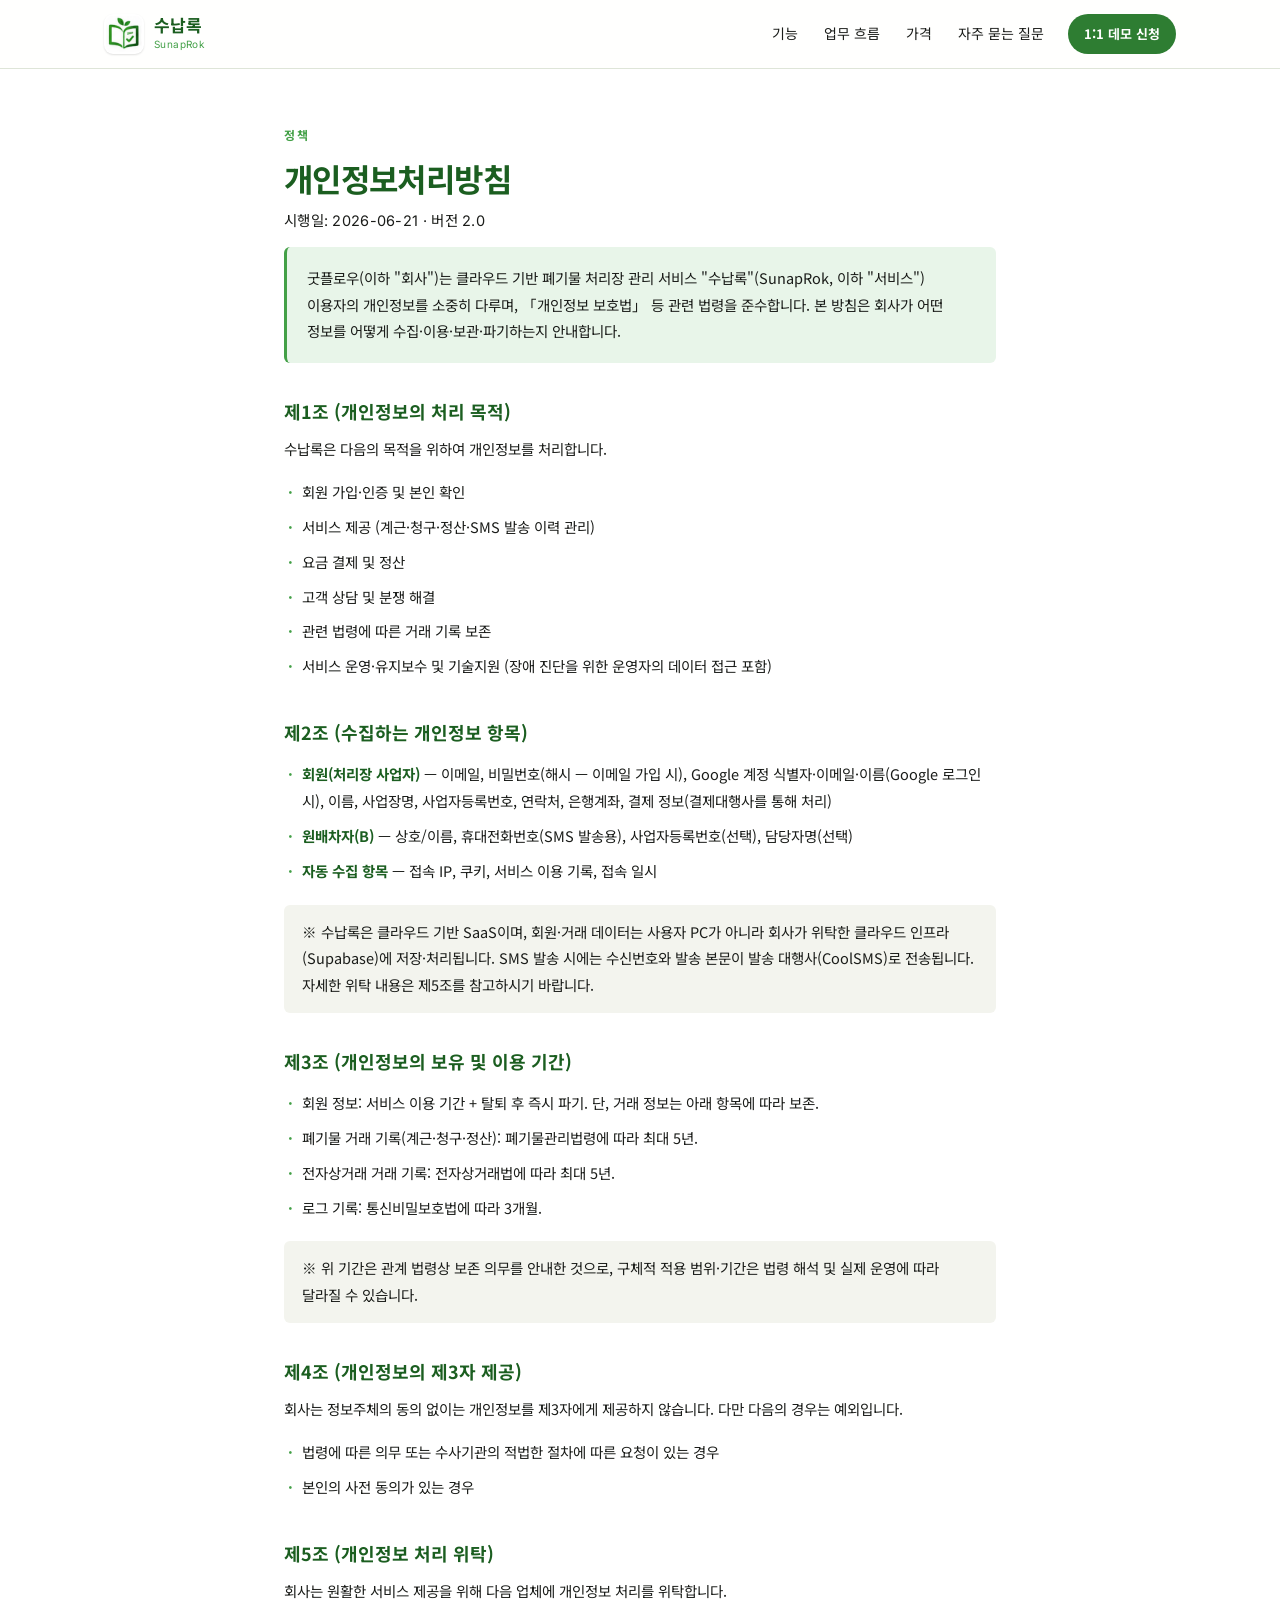
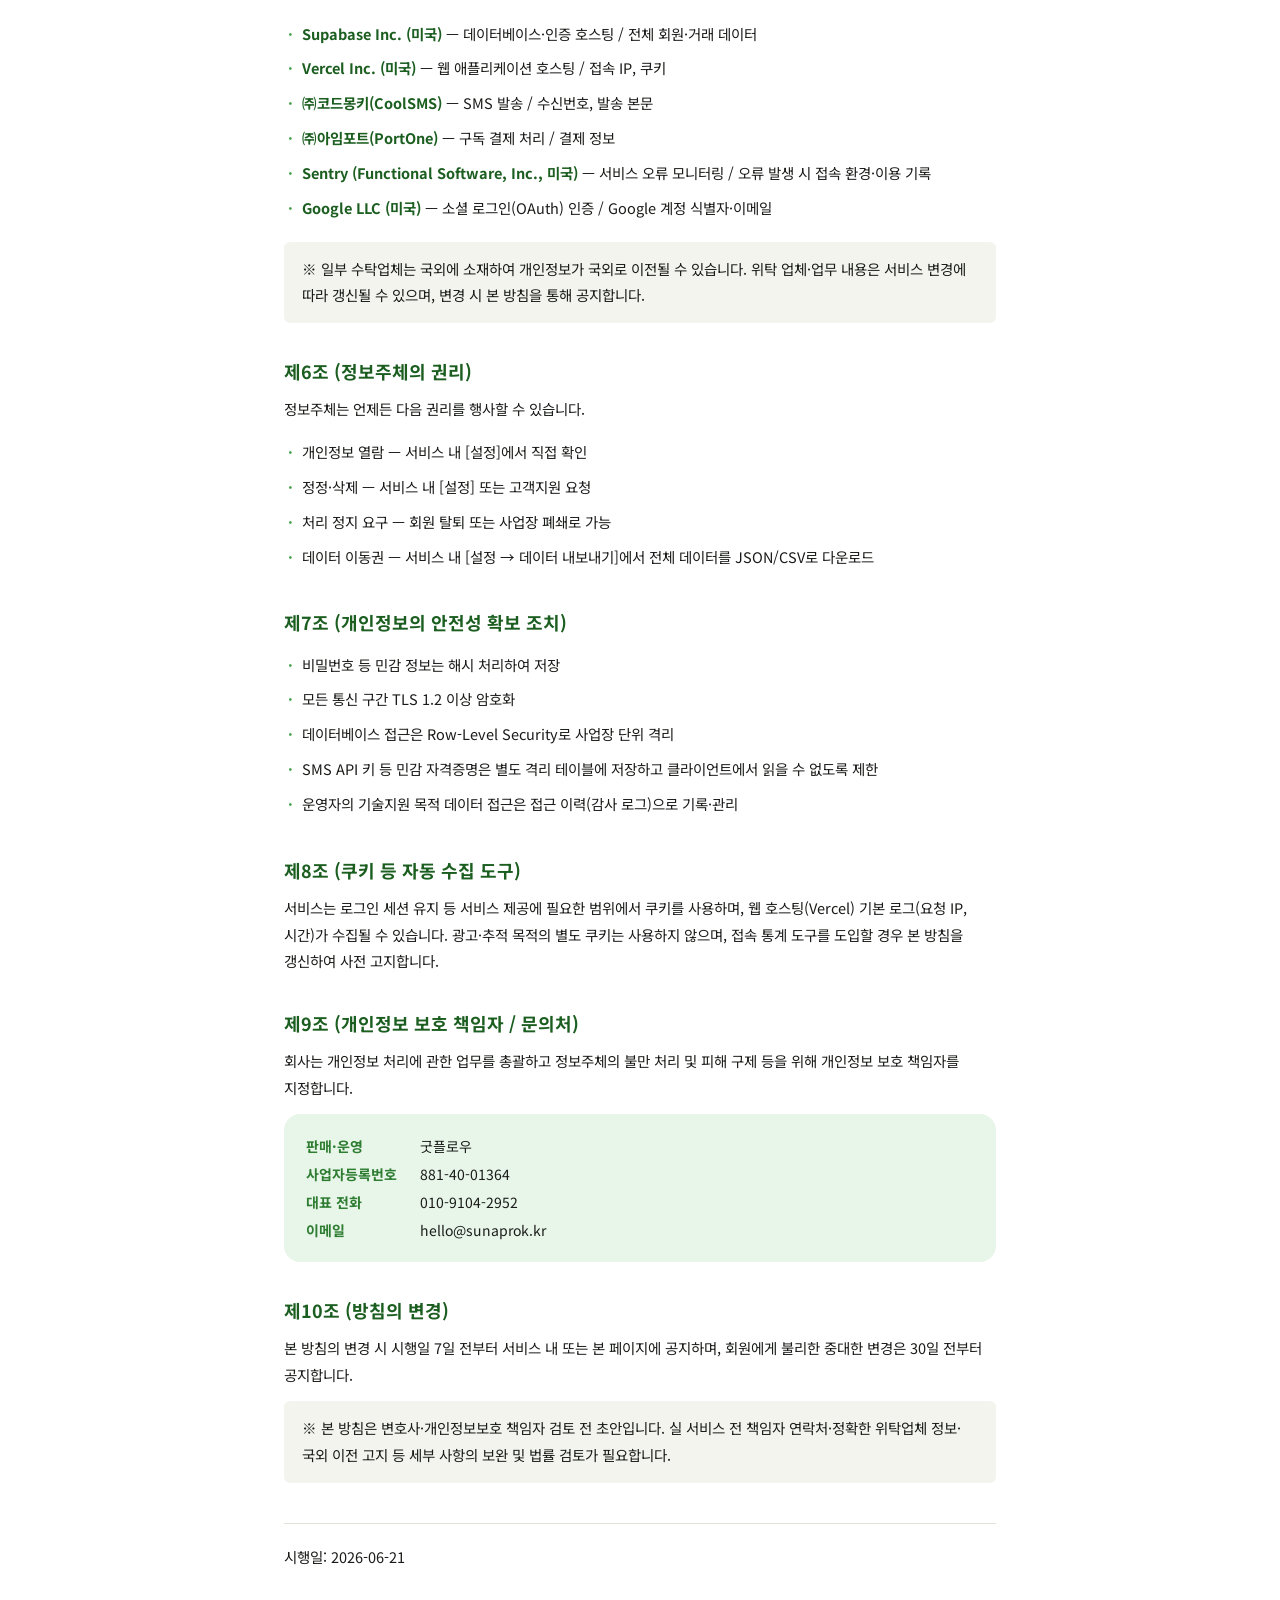
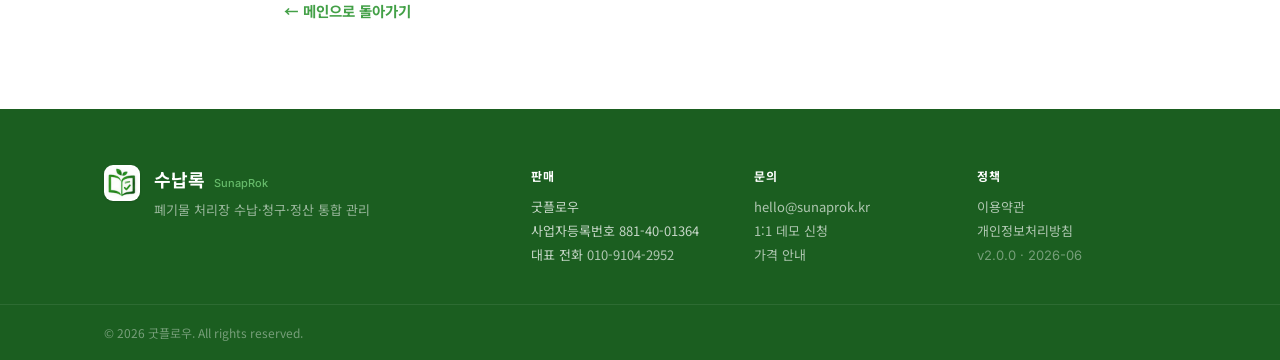
<file: privacy.html>
<!DOCTYPE html>
<html lang="ko">
<head>
<meta charset="UTF-8">
<meta name="viewport" content="width=device-width,initial-scale=1.0">
<title>개인정보처리방침 — 수납록</title>
<meta name="description" content="수납록(SunapRok) 클라우드 SaaS 개인정보처리방침. 수집 항목, 클라우드 저장·처리위탁(Supabase·CoolSMS·Sentry 등), 보유기간, 정보주체 권리 안내.">
<meta name="theme-color" content="#2E7D32">
<meta name="robots" content="index,follow">

<link rel="icon" type="image/x-icon" href="/favicon.ico">
<link rel="icon" type="image/png" sizes="32x32" href="/favicon-32x32.png">
<link rel="icon" type="image/png" sizes="16x16" href="/favicon-16x16.png">
<link rel="apple-touch-icon" sizes="180x180" href="/apple-icon-180x180.png">
<link href="https://fonts.googleapis.com/css2?family=Noto+Sans+KR:wght@400;500;700;900&family=Inter:wght@400;500;700&display=swap" rel="stylesheet">
<link rel="stylesheet" href="/styles.css">
</head>
<body>

<header class="nav">
  <div class="nav-inner">
    <a href="/" class="brand" aria-label="수납록 홈">
      <span style="display:inline-flex;align-items:center;justify-content:center;background:#fff;border-radius:9px;padding:2px;box-shadow:0 1px 2px rgba(0,0,0,.12)">
        <img src="/android-icon-192x192.png" alt="" aria-hidden="true" width="36" height="36" style="display:block;border-radius:7px">
      </span>
      <div class="brand-text">
        <div class="brand-ko">수납록</div>
        <div class="brand-en">SunapRok</div>
      </div>
    </a>
    <nav class="nav-links" aria-label="섹션 이동">
      <a href="/#features">기능</a>
      <a href="/#workflow">업무 흐름</a>
      <a href="/#pricing">가격</a>
      <a href="/#faq">자주 묻는 질문</a>
    </nav>
    <a href="/#contact" class="nav-cta">1:1 데모 신청</a>
  </div>
</header>

<main>
<article class="legal">
  <div class="container">
    <div class="legal-eyebrow">정책</div>
    <h1 class="legal-h">개인정보처리방침</h1>
    <p class="legal-meta">시행일: 2026-06-21 · 버전 2.0</p>

    <p class="legal-intro">
      굿플로우(이하 "회사")는 클라우드 기반 폐기물 처리장 관리 서비스 "수납록"(SunapRok,
      이하 "서비스") 이용자의 개인정보를 소중히 다루며, 「개인정보 보호법」 등 관련 법령을
      준수합니다. 본 방침은 회사가 어떤 정보를 어떻게 수집·이용·보관·파기하는지 안내합니다.
    </p>

    <h2>제1조 (개인정보의 처리 목적)</h2>
    <p>수납록은 다음의 목적을 위하여 개인정보를 처리합니다.</p>
    <ul>
      <li>회원 가입·인증 및 본인 확인</li>
      <li>서비스 제공 (계근·청구·정산·SMS 발송 이력 관리)</li>
      <li>요금 결제 및 정산</li>
      <li>고객 상담 및 분쟁 해결</li>
      <li>관련 법령에 따른 거래 기록 보존</li>
      <li>서비스 운영·유지보수 및 기술지원 (장애 진단을 위한 운영자의 데이터 접근 포함)</li>
    </ul>

    <h2>제2조 (수집하는 개인정보 항목)</h2>
    <ul>
      <li><strong>회원(처리장 사업자)</strong> — 이메일, 비밀번호(해시 — 이메일 가입 시), Google 계정 식별자·이메일·이름(Google 로그인 시), 이름, 사업장명, 사업자등록번호, 연락처, 은행계좌, 결제 정보(결제대행사를 통해 처리)</li>
      <li><strong>원배차자(B)</strong> — 상호/이름, 휴대전화번호(SMS 발송용), 사업자등록번호(선택), 담당자명(선택)</li>
      <li><strong>자동 수집 항목</strong> — 접속 IP, 쿠키, 서비스 이용 기록, 접속 일시</li>
    </ul>
    <p class="legal-note">
      ※ 수납록은 클라우드 기반 SaaS이며, 회원·거래 데이터는 사용자 PC가 아니라
      회사가 위탁한 클라우드 인프라(Supabase)에 저장·처리됩니다. SMS 발송 시에는
      수신번호와 발송 본문이 발송 대행사(CoolSMS)로 전송됩니다. 자세한 위탁 내용은
      제5조를 참고하시기 바랍니다.
    </p>

    <h2>제3조 (개인정보의 보유 및 이용 기간)</h2>
    <ul>
      <li>회원 정보: 서비스 이용 기간 + 탈퇴 후 즉시 파기. 단, 거래 정보는 아래 항목에 따라 보존.</li>
      <li>폐기물 거래 기록(계근·청구·정산): 폐기물관리법령에 따라 최대 5년.</li>
      <li>전자상거래 거래 기록: 전자상거래법에 따라 최대 5년.</li>
      <li>로그 기록: 통신비밀보호법에 따라 3개월.</li>
    </ul>
    <p class="legal-note">
      ※ 위 기간은 관계 법령상 보존 의무를 안내한 것으로, 구체적 적용 범위·기간은
      법령 해석 및 실제 운영에 따라 달라질 수 있습니다.
    </p>

    <h2>제4조 (개인정보의 제3자 제공)</h2>
    <p>회사는 정보주체의 동의 없이는 개인정보를 제3자에게 제공하지 않습니다. 다만 다음의 경우는 예외입니다.</p>
    <ul>
      <li>법령에 따른 의무 또는 수사기관의 적법한 절차에 따른 요청이 있는 경우</li>
      <li>본인의 사전 동의가 있는 경우</li>
    </ul>

    <h2>제5조 (개인정보 처리 위탁)</h2>
    <p>회사는 원활한 서비스 제공을 위해 다음 업체에 개인정보 처리를 위탁합니다.</p>
    <ul>
      <li><strong>Supabase Inc. (미국)</strong> — 데이터베이스·인증 호스팅 / 전체 회원·거래 데이터</li>
      <li><strong>Vercel Inc. (미국)</strong> — 웹 애플리케이션 호스팅 / 접속 IP, 쿠키</li>
      <li><strong>㈜코드몽키(CoolSMS)</strong> — SMS 발송 / 수신번호, 발송 본문</li>
      <li><strong>㈜아임포트(PortOne)</strong> — 구독 결제 처리 / 결제 정보</li>
      <li><strong>Sentry (Functional Software, Inc., 미국)</strong> — 서비스 오류 모니터링 / 오류 발생 시 접속 환경·이용 기록</li>
      <li><strong>Google LLC (미국)</strong> — 소셜 로그인(OAuth) 인증 / Google 계정 식별자·이메일</li>
    </ul>
    <p class="legal-note">
      ※ 일부 수탁업체는 국외에 소재하여 개인정보가 국외로 이전될 수 있습니다.
      위탁 업체·업무 내용은 서비스 변경에 따라 갱신될 수 있으며, 변경 시 본 방침을 통해 공지합니다.
    </p>

    <h2>제6조 (정보주체의 권리)</h2>
    <p>정보주체는 언제든 다음 권리를 행사할 수 있습니다.</p>
    <ul>
      <li>개인정보 열람 — 서비스 내 [설정]에서 직접 확인</li>
      <li>정정·삭제 — 서비스 내 [설정] 또는 고객지원 요청</li>
      <li>처리 정지 요구 — 회원 탈퇴 또는 사업장 폐쇄로 가능</li>
      <li>데이터 이동권 — 서비스 내 [설정 → 데이터 내보내기]에서 전체 데이터를 JSON/CSV로 다운로드</li>
    </ul>

    <h2>제7조 (개인정보의 안전성 확보 조치)</h2>
    <ul>
      <li>비밀번호 등 민감 정보는 해시 처리하여 저장</li>
      <li>모든 통신 구간 TLS 1.2 이상 암호화</li>
      <li>데이터베이스 접근은 Row-Level Security로 사업장 단위 격리</li>
      <li>SMS API 키 등 민감 자격증명은 별도 격리 테이블에 저장하고 클라이언트에서 읽을 수 없도록 제한</li>
      <li>운영자의 기술지원 목적 데이터 접근은 접근 이력(감사 로그)으로 기록·관리</li>
    </ul>

    <h2>제8조 (쿠키 등 자동 수집 도구)</h2>
    <p>
      서비스는 로그인 세션 유지 등 서비스 제공에 필요한 범위에서 쿠키를 사용하며,
      웹 호스팅(Vercel) 기본 로그(요청 IP, 시간)가 수집될 수 있습니다.
      광고·추적 목적의 별도 쿠키는 사용하지 않으며, 접속 통계 도구를 도입할 경우
      본 방침을 갱신하여 사전 고지합니다.
    </p>

    <h2>제9조 (개인정보 보호 책임자 / 문의처)</h2>
    <p>
      회사는 개인정보 처리에 관한 업무를 총괄하고 정보주체의 불만 처리 및 피해 구제 등을
      위해 개인정보 보호 책임자를 지정합니다.
    </p>
    <!-- TODO: 실제 연락처로 교체 (개인정보 보호 책임자 성명 포함) -->
    <div class="legal-contact">
      <div><strong>판매·운영</strong> 굿플로우</div>
      <div><strong>사업자등록번호</strong> 881-40-01364</div>
      <div><strong>대표 전화</strong> <a href="tel:010-9104-2952">010-9104-2952</a></div>
      <div><strong>이메일</strong> <a href="mailto:hello@sunaprok.kr">hello@sunaprok.kr</a></div>
    </div>

    <h2>제10조 (방침의 변경)</h2>
    <p>
      본 방침의 변경 시 시행일 7일 전부터 서비스 내 또는 본 페이지에 공지하며,
      회원에게 불리한 중대한 변경은 30일 전부터 공지합니다.
    </p>

    <p class="legal-note">
      ※ 본 방침은 변호사·개인정보보호 책임자 검토 전 초안입니다. 실 서비스 전 책임자
      연락처·정확한 위탁업체 정보·국외 이전 고지 등 세부 사항의 보완 및 법률 검토가 필요합니다.
    </p>

    <p class="legal-foot">시행일: 2026-06-21</p>

    <p class="legal-back"><a href="/">← 메인으로 돌아가기</a></p>
  </div>
</article>
</main>

<footer class="ft">
  <div class="container ft-inner">
    <div class="ft-brand">
      <span style="display:inline-flex;align-items:center;justify-content:center;background:#fff;border-radius:9px;padding:2px;box-shadow:0 1px 2px rgba(0,0,0,.12)">
        <img src="/android-icon-192x192.png" alt="" aria-hidden="true" width="32" height="32" style="display:block;border-radius:7px">
      </span>
      <div>
        <div class="ft-brand-ko">수납록 <span class="ft-brand-en">SunapRok</span></div>
        <div class="ft-brand-sub">폐기물 처리장 수납·청구·정산 통합 관리</div>
      </div>
    </div>

    <div class="ft-info">
      <div class="ft-col">
        <div class="ft-col-h">판매</div>
        <!-- TODO: 실제 연락처로 교체 -->
        <div>굿플로우</div>
        <div>사업자등록번호 881-40-01364</div>
        <div>대표 전화 <a href="tel:010-9104-2952">010-9104-2952</a></div>
      </div>
      <div class="ft-col">
        <div class="ft-col-h">문의</div>
        <!-- TODO: 실제 연락처로 교체 -->
        <div><a href="mailto:hello@sunaprok.kr">hello@sunaprok.kr</a></div>
        <div><a href="/#contact">1:1 데모 신청</a></div>
        <div><a href="/#pricing">가격 안내</a></div>
      </div>
      <div class="ft-col">
        <div class="ft-col-h">정책</div>
        <div><a href="/terms.html">이용약관</a></div>
        <div><a href="/privacy.html">개인정보처리방침</a></div>
        <div><span class="ft-mute">v2.0.0 · 2026-06</span></div>
      </div>
    </div>
  </div>
  <div class="ft-bottom">
    <div class="container">© 2026 굿플로우. All rights reserved.</div>
  </div>
</footer>

</body>
</html>
</file>
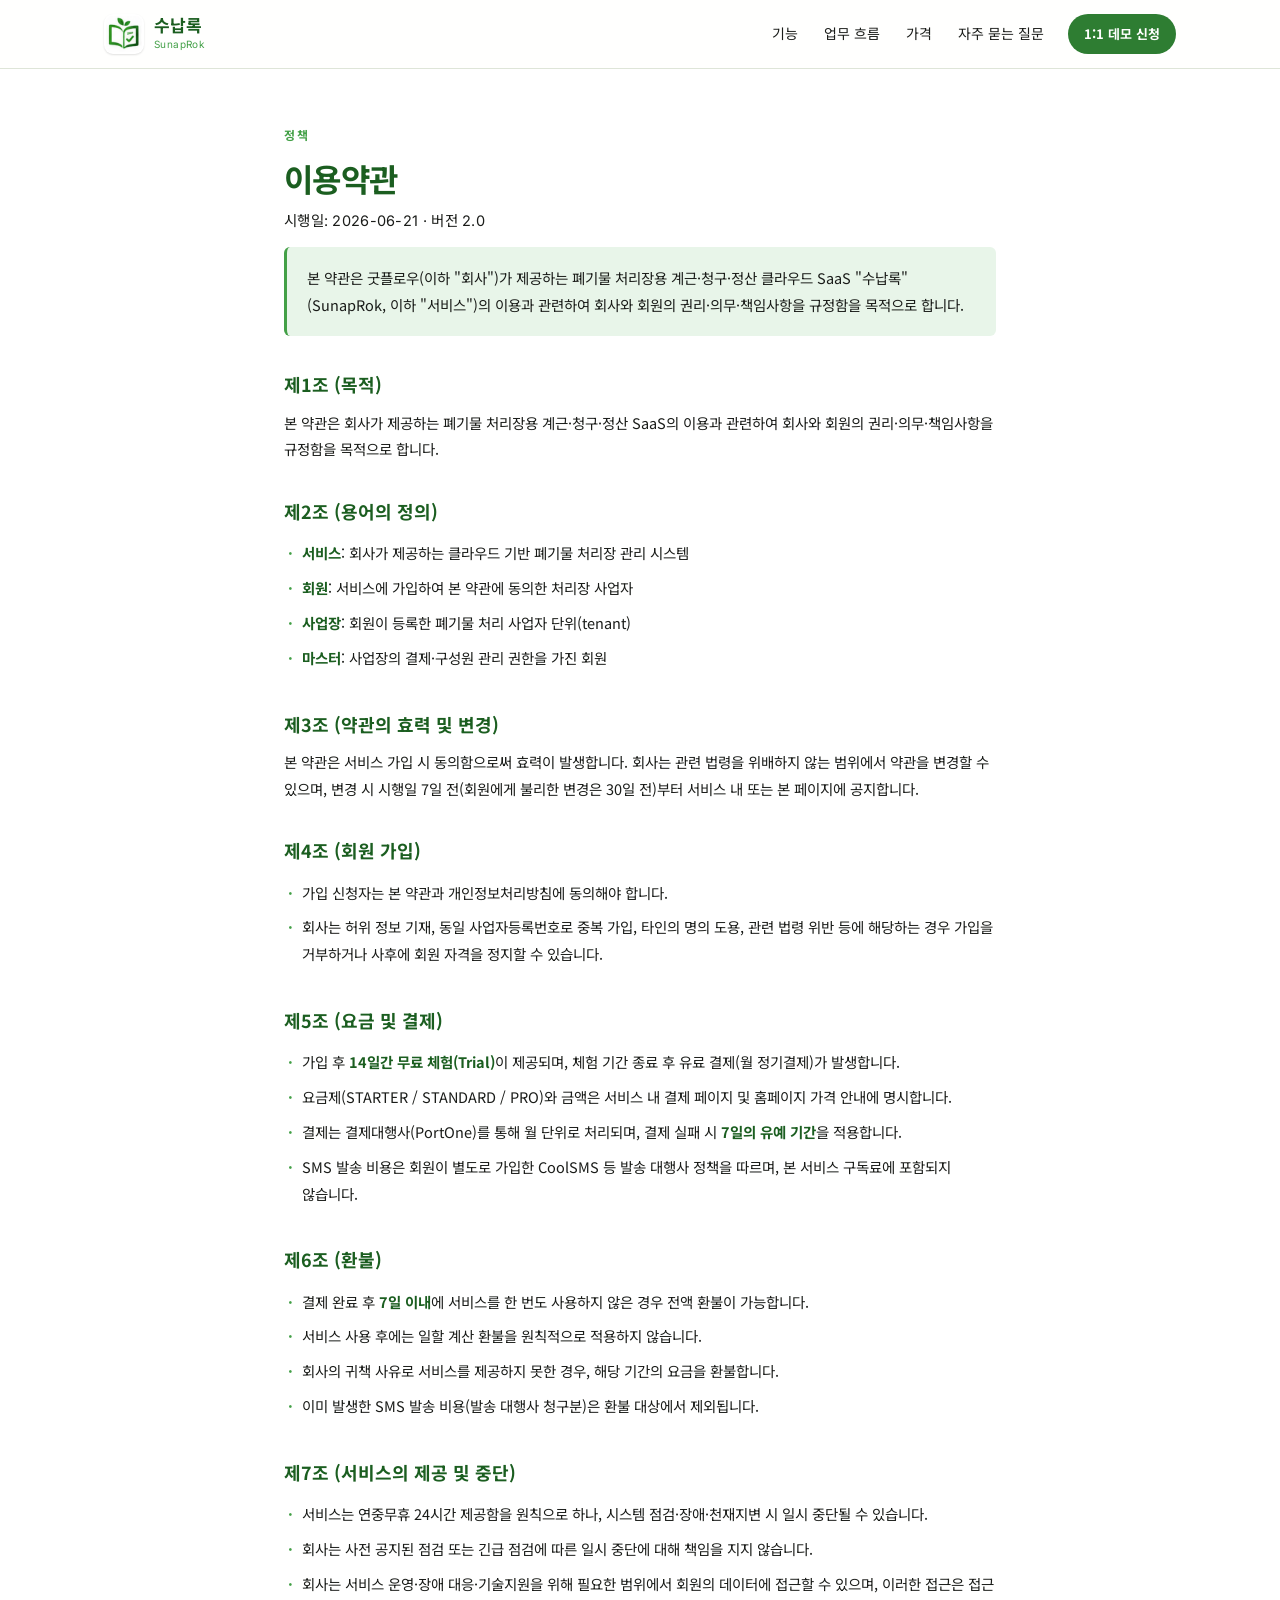
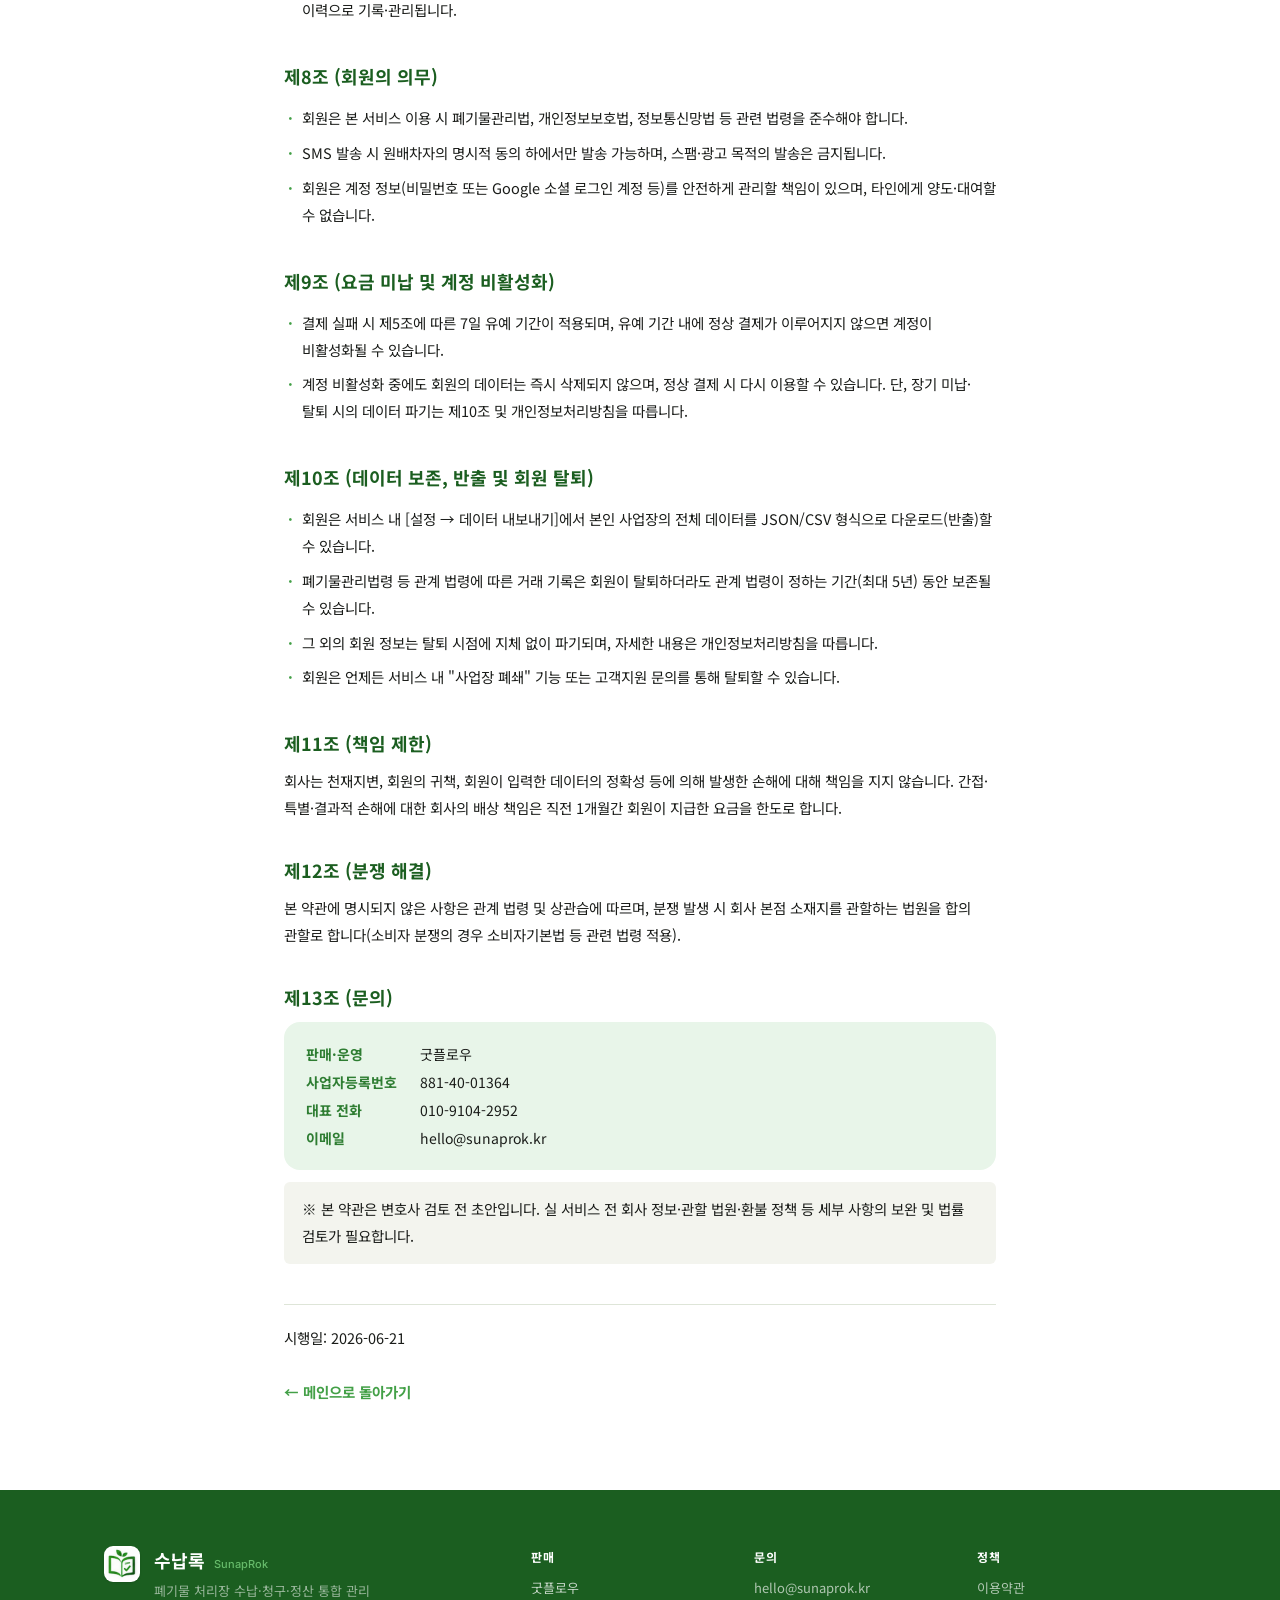
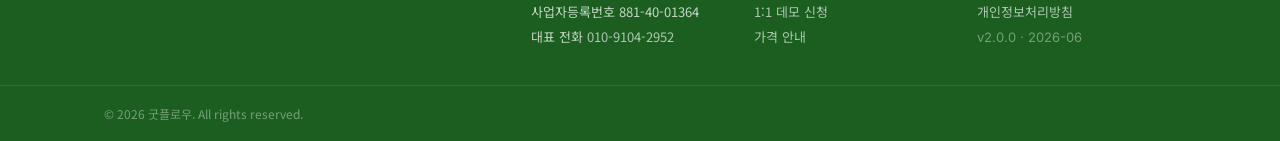
<file: terms.html>
<!DOCTYPE html>
<html lang="ko">
<head>
<meta charset="UTF-8">
<meta name="viewport" content="width=device-width,initial-scale=1.0">
<title>이용약관 — 수납록</title>
<meta name="description" content="수납록(SunapRok) 클라우드 SaaS 이용약관. 월 정기결제 구독, 14일 무료 체험, 환불·해지·미납 시 계정 비활성화, 데이터 보유·반출 안내.">
<meta name="theme-color" content="#2E7D32">
<meta name="robots" content="index,follow">

<link rel="icon" type="image/x-icon" href="/favicon.ico">
<link rel="icon" type="image/png" sizes="32x32" href="/favicon-32x32.png">
<link rel="icon" type="image/png" sizes="16x16" href="/favicon-16x16.png">
<link rel="apple-touch-icon" sizes="180x180" href="/apple-icon-180x180.png">
<link href="https://fonts.googleapis.com/css2?family=Noto+Sans+KR:wght@400;500;700;900&family=Inter:wght@400;500;700&display=swap" rel="stylesheet">
<link rel="stylesheet" href="/styles.css">
</head>
<body>

<header class="nav">
  <div class="nav-inner">
    <a href="/" class="brand" aria-label="수납록 홈">
      <span style="display:inline-flex;align-items:center;justify-content:center;background:#fff;border-radius:9px;padding:2px;box-shadow:0 1px 2px rgba(0,0,0,.12)">
        <img src="/android-icon-192x192.png" alt="" aria-hidden="true" width="36" height="36" style="display:block;border-radius:7px">
      </span>
      <div class="brand-text">
        <div class="brand-ko">수납록</div>
        <div class="brand-en">SunapRok</div>
      </div>
    </a>
    <nav class="nav-links" aria-label="섹션 이동">
      <a href="/#features">기능</a>
      <a href="/#workflow">업무 흐름</a>
      <a href="/#pricing">가격</a>
      <a href="/#faq">자주 묻는 질문</a>
    </nav>
    <a href="/#contact" class="nav-cta">1:1 데모 신청</a>
  </div>
</header>

<main>
<article class="legal">
  <div class="container">
    <div class="legal-eyebrow">정책</div>
    <h1 class="legal-h">이용약관</h1>
    <p class="legal-meta">시행일: 2026-06-21 · 버전 2.0</p>

    <p class="legal-intro">
      본 약관은 굿플로우(이하 "회사")가 제공하는 폐기물 처리장용 계근·청구·정산
      클라우드 SaaS "수납록"(SunapRok, 이하 "서비스")의 이용과 관련하여
      회사와 회원의 권리·의무·책임사항을 규정함을 목적으로 합니다.
    </p>

    <h2>제1조 (목적)</h2>
    <p>
      본 약관은 회사가 제공하는 폐기물 처리장용 계근·청구·정산 SaaS의 이용과 관련하여
      회사와 회원의 권리·의무·책임사항을 규정함을 목적으로 합니다.
    </p>

    <h2>제2조 (용어의 정의)</h2>
    <ul>
      <li><strong>서비스</strong>: 회사가 제공하는 클라우드 기반 폐기물 처리장 관리 시스템</li>
      <li><strong>회원</strong>: 서비스에 가입하여 본 약관에 동의한 처리장 사업자</li>
      <li><strong>사업장</strong>: 회원이 등록한 폐기물 처리 사업자 단위(tenant)</li>
      <li><strong>마스터</strong>: 사업장의 결제·구성원 관리 권한을 가진 회원</li>
    </ul>

    <h2>제3조 (약관의 효력 및 변경)</h2>
    <p>
      본 약관은 서비스 가입 시 동의함으로써 효력이 발생합니다. 회사는 관련 법령을 위배하지
      않는 범위에서 약관을 변경할 수 있으며, 변경 시 시행일 7일 전(회원에게 불리한 변경은
      30일 전)부터 서비스 내 또는 본 페이지에 공지합니다.
    </p>

    <h2>제4조 (회원 가입)</h2>
    <ul>
      <li>가입 신청자는 본 약관과 개인정보처리방침에 동의해야 합니다.</li>
      <li>회사는 허위 정보 기재, 동일 사업자등록번호로 중복 가입, 타인의 명의 도용, 관련 법령 위반 등에 해당하는 경우 가입을 거부하거나 사후에 회원 자격을 정지할 수 있습니다.</li>
    </ul>

    <h2>제5조 (요금 및 결제)</h2>
    <ul>
      <li>가입 후 <strong>14일간 무료 체험(Trial)</strong>이 제공되며, 체험 기간 종료 후 유료 결제(월 정기결제)가 발생합니다.</li>
      <li>요금제(STARTER / STANDARD / PRO)와 금액은 서비스 내 결제 페이지 및 홈페이지 가격 안내에 명시합니다.</li>
      <li>결제는 결제대행사(PortOne)를 통해 월 단위로 처리되며, 결제 실패 시 <strong>7일의 유예 기간</strong>을 적용합니다.</li>
      <li>SMS 발송 비용은 회원이 별도로 가입한 CoolSMS 등 발송 대행사 정책을 따르며, 본 서비스 구독료에 포함되지 않습니다.</li>
    </ul>

    <h2>제6조 (환불)</h2>
    <ul>
      <li>결제 완료 후 <strong>7일 이내</strong>에 서비스를 한 번도 사용하지 않은 경우 전액 환불이 가능합니다.</li>
      <li>서비스 사용 후에는 일할 계산 환불을 원칙적으로 적용하지 않습니다.</li>
      <li>회사의 귀책 사유로 서비스를 제공하지 못한 경우, 해당 기간의 요금을 환불합니다.</li>
      <li>이미 발생한 SMS 발송 비용(발송 대행사 청구분)은 환불 대상에서 제외됩니다.</li>
    </ul>

    <h2>제7조 (서비스의 제공 및 중단)</h2>
    <ul>
      <li>서비스는 연중무휴 24시간 제공함을 원칙으로 하나, 시스템 점검·장애·천재지변 시 일시 중단될 수 있습니다.</li>
      <li>회사는 사전 공지된 점검 또는 긴급 점검에 따른 일시 중단에 대해 책임을 지지 않습니다.</li>
      <li>회사는 서비스 운영·장애 대응·기술지원을 위해 필요한 범위에서 회원의 데이터에 접근할 수 있으며, 이러한 접근은 접근 이력으로 기록·관리됩니다.</li>
    </ul>

    <h2>제8조 (회원의 의무)</h2>
    <ul>
      <li>회원은 본 서비스 이용 시 폐기물관리법, 개인정보보호법, 정보통신망법 등 관련 법령을 준수해야 합니다.</li>
      <li>SMS 발송 시 원배차자의 명시적 동의 하에서만 발송 가능하며, 스팸·광고 목적의 발송은 금지됩니다.</li>
      <li>회원은 계정 정보(비밀번호 또는 Google 소셜 로그인 계정 등)를 안전하게 관리할 책임이 있으며, 타인에게 양도·대여할 수 없습니다.</li>
    </ul>

    <h2>제9조 (요금 미납 및 계정 비활성화)</h2>
    <ul>
      <li>결제 실패 시 제5조에 따른 7일 유예 기간이 적용되며, 유예 기간 내에 정상 결제가 이루어지지 않으면 계정이 비활성화될 수 있습니다.</li>
      <li>계정 비활성화 중에도 회원의 데이터는 즉시 삭제되지 않으며, 정상 결제 시 다시 이용할 수 있습니다. 단, 장기 미납·탈퇴 시의 데이터 파기는 제10조 및 개인정보처리방침을 따릅니다.</li>
    </ul>

    <h2>제10조 (데이터 보존, 반출 및 회원 탈퇴)</h2>
    <ul>
      <li>회원은 서비스 내 [설정 → 데이터 내보내기]에서 본인 사업장의 전체 데이터를 JSON/CSV 형식으로 다운로드(반출)할 수 있습니다.</li>
      <li>폐기물관리법령 등 관계 법령에 따른 거래 기록은 회원이 탈퇴하더라도 관계 법령이 정하는 기간(최대 5년) 동안 보존될 수 있습니다.</li>
      <li>그 외의 회원 정보는 탈퇴 시점에 지체 없이 파기되며, 자세한 내용은 개인정보처리방침을 따릅니다.</li>
      <li>회원은 언제든 서비스 내 "사업장 폐쇄" 기능 또는 고객지원 문의를 통해 탈퇴할 수 있습니다.</li>
    </ul>

    <h2>제11조 (책임 제한)</h2>
    <p>
      회사는 천재지변, 회원의 귀책, 회원이 입력한 데이터의 정확성 등에 의해 발생한 손해에 대해
      책임을 지지 않습니다. 간접·특별·결과적 손해에 대한 회사의 배상 책임은 직전 1개월간 회원이
      지급한 요금을 한도로 합니다.
    </p>

    <h2>제12조 (분쟁 해결)</h2>
    <p>
      본 약관에 명시되지 않은 사항은 관계 법령 및 상관습에 따르며, 분쟁 발생 시 회사 본점
      소재지를 관할하는 법원을 합의 관할로 합니다(소비자 분쟁의 경우 소비자기본법 등 관련 법령 적용).
    </p>

    <h2>제13조 (문의)</h2>
    <!-- TODO: 실제 연락처로 교체 -->
    <div class="legal-contact">
      <div><strong>판매·운영</strong> 굿플로우</div>
      <div><strong>사업자등록번호</strong> 881-40-01364</div>
      <div><strong>대표 전화</strong> <a href="tel:010-9104-2952">010-9104-2952</a></div>
      <div><strong>이메일</strong> <a href="mailto:hello@sunaprok.kr">hello@sunaprok.kr</a></div>
    </div>

    <p class="legal-note">
      ※ 본 약관은 변호사 검토 전 초안입니다. 실 서비스 전 회사 정보·관할 법원·환불 정책 등
      세부 사항의 보완 및 법률 검토가 필요합니다.
    </p>

    <p class="legal-foot">시행일: 2026-06-21</p>

    <p class="legal-back"><a href="/">← 메인으로 돌아가기</a></p>
  </div>
</article>
</main>

<footer class="ft">
  <div class="container ft-inner">
    <div class="ft-brand">
      <span style="display:inline-flex;align-items:center;justify-content:center;background:#fff;border-radius:9px;padding:2px;box-shadow:0 1px 2px rgba(0,0,0,.12)">
        <img src="/android-icon-192x192.png" alt="" aria-hidden="true" width="32" height="32" style="display:block;border-radius:7px">
      </span>
      <div>
        <div class="ft-brand-ko">수납록 <span class="ft-brand-en">SunapRok</span></div>
        <div class="ft-brand-sub">폐기물 처리장 수납·청구·정산 통합 관리</div>
      </div>
    </div>

    <div class="ft-info">
      <div class="ft-col">
        <div class="ft-col-h">판매</div>
        <!-- TODO: 실제 연락처로 교체 -->
        <div>굿플로우</div>
        <div>사업자등록번호 881-40-01364</div>
        <div>대표 전화 <a href="tel:010-9104-2952">010-9104-2952</a></div>
      </div>
      <div class="ft-col">
        <div class="ft-col-h">문의</div>
        <!-- TODO: 실제 연락처로 교체 -->
        <div><a href="mailto:hello@sunaprok.kr">hello@sunaprok.kr</a></div>
        <div><a href="/#contact">1:1 데모 신청</a></div>
        <div><a href="/#pricing">가격 안내</a></div>
      </div>
      <div class="ft-col">
        <div class="ft-col-h">정책</div>
        <div><a href="/terms.html">이용약관</a></div>
        <div><a href="/privacy.html">개인정보처리방침</a></div>
        <div><span class="ft-mute">v2.0.0 · 2026-06</span></div>
      </div>
    </div>
  </div>
  <div class="ft-bottom">
    <div class="container">© 2026 굿플로우. All rights reserved.</div>
  </div>
</footer>

</body>
</html>
</file>
<file: styles.css>
:root {
  /* Material Green ramp — 액센트 전용(chrome 아님) */
  --g900: #1B5E20;
  --g800: #2E7D32;
  --g600: #43A047;
  --g400: #66BB6A;
  --g50:  #E8F5E9;
  --tint: #E8F5E9;              /* 옅은 그린 틴트 — 강조 서피스 */
  --tint-strong: #C8E6C9;       /* 배지/상태 컨테이너(그린) */
  --secondary-container: #D6E8CE;

  /* 뉴트럴 서피스 (M3 정렬) */
  --charcoal: #1A1C19;
  --coal:  #1A1C19;             /* alias: 다크 텍스트/레거시 참조 */
  --ink:   #1A1C19;             /* alias: 본문 텍스트 */
  --gray:  #6b6a64;             /* 보조 텍스트 */
  --outline: #DEE5D8;
  --line:  #DEE5D8;             /* alias: 헤어라인 보더 */
  --surface: #F9FAF3;
  --surface-container: #F3F4EE;
  --bg:    #F9FAF3;             /* alias: 섹션 서피스 */
  --lt:    #F3F4EE;             /* alias: surface-container */
  --white: #FFFFFF;

  /* 상태 컬러 */
  --danger: #BA1A1A;
  --danger-container: #FFDAD6;
  --on-danger-container: #93000A;
  --red:   #BA1A1A;             /* alias */
  --warning: #EF9F27;
  --warning-container: #FDF1DC;
  --on-warning-container: #8A5A00;
  --amber: #EF9F27;             /* alias */

  --radius: 16px;      /* 카드 */
  --radius-sm: 8px;    /* 칩 / 필드 */
  --radius-xs: 6px;    /* 배지 */
  --radius-pill: 999px;/* 버튼 / 검색 */

  --shadow-sm: 0 1px 2px rgba(27,94,32,.05), 0 1px 3px rgba(27,94,32,.03);
  --shadow-md: 0 6px 16px rgba(27,94,32,.08), 0 2px 6px rgba(27,94,32,.04);

  --container: 1120px;
}

* , *::before, *::after { box-sizing: border-box; margin: 0; padding: 0; }
html { scroll-behavior: smooth; }
body {
  font-family: 'Noto Sans KR', -apple-system, BlinkMacSystemFont, 'Segoe UI', sans-serif;
  background: var(--bg);
  color: var(--ink);
  line-height: 1.65;
  /* 한국어는 음절 단위로 끊지 않고 어절(공백) 단위로 줄바꿈 — "즉시"가 즉/시로 쪼개지는 것 방지 */
  word-break: keep-all;
  -webkit-font-smoothing: antialiased;
  -moz-osx-font-smoothing: grayscale;
}
img, svg { display: block; max-width: 100%; }
a { color: inherit; text-decoration: none; }
button { font: inherit; cursor: pointer; }

.container {
  width: 100%;
  max-width: var(--container);
  margin-inline: auto;
  padding-inline: 24px;
}

/* ============ NAV ============ */
.nav {
  position: sticky;
  top: 0;
  z-index: 50;
  background: rgba(255,255,255,.92);
  backdrop-filter: saturate(160%) blur(8px);
  border-bottom: 1px solid var(--line);
}
.nav-inner {
  max-width: var(--container);
  margin-inline: auto;
  padding: 14px 24px;
  display: flex;
  align-items: center;
  gap: 24px;
}
.brand { display: flex; align-items: center; gap: 10px; }
.brand-ko { font-size: 17px; font-weight: 700; color: var(--g900); line-height: 1; }
.brand-en { font-size: 10px; color: var(--g600); margin-top: 3px; letter-spacing: .04em; font-family: 'Inter', sans-serif; }
.nav-links {
  display: flex; gap: 26px; margin-left: auto;
  font-size: 14px; color: var(--coal);
}
.nav-links a { transition: color .15s; }
.nav-links a:hover { color: var(--g600); }
.nav-cta {
  background: var(--g800);
  color: var(--white);
  font-size: 13px;
  font-weight: 700;
  padding: 9px 16px;
  border-radius: 999px;
  transition: background .15s, transform .15s;
}
.nav-cta:hover { background: var(--g600); transform: translateY(-1px); }

/* ============ HERO ============ */
.hero {
  background:
    radial-gradient(1000px 520px at 85% -12%, rgba(102,187,106,.14), transparent 60%),
    radial-gradient(760px 420px at 6% 108%, rgba(232,245,233,.9), transparent 65%),
    linear-gradient(180deg, #FFFFFF 0%, #F5FAF3 100%);
  color: var(--charcoal);
  padding: 92px 24px 96px;
  overflow: hidden;
  border-bottom: 1px solid var(--outline);
}
.hero-inner {
  max-width: var(--container);
  margin-inline: auto;
  display: grid;
  grid-template-columns: 52fr 48fr;
  gap: 48px;
  align-items: start;
}
.hero-eyebrow {
  display: inline-block;
  font-size: 12px;
  font-weight: 700;
  letter-spacing: .12em;
  color: var(--g800);
  background: var(--tint);
  border: 1px solid rgba(46,125,50,.22);
  padding: 6px 12px;
  border-radius: var(--radius-sm);
  margin-bottom: 22px;
}
.hero-h {
  font-size: clamp(28px, 4.5vw, 46px);
  font-weight: 700;
  line-height: 1.3;
  letter-spacing: -.02em;
  color: var(--charcoal);
  margin-bottom: 18px;
}
.hero-h em {
  color: var(--g800);
  font-style: normal;
  white-space: nowrap;
  background: linear-gradient(180deg, transparent 60%, rgba(102,187,106,.28) 60%);
  padding: 0 4px;
}
.hero-sub {
  font-size: clamp(15px, 1.4vw, 17px);
  color: #52544c;
  line-height: 1.75;
  margin-bottom: 32px;
}
.hero-cta { display: flex; flex-wrap: wrap; gap: 12px; margin-bottom: 22px; }
.hero-meta {
  display: flex; flex-wrap: wrap; gap: 16px;
  font-size: 13px; color: var(--gray);
}
/* ---- Hero app preview ("오늘 입고" mini mockup, decorative) ---- */
.hero-preview { width: 100%; }
.app-window {
  background: var(--white);
  border: 1px solid var(--outline);
  border-radius: var(--radius);
  box-shadow: var(--shadow-md);
  overflow: hidden;
}
.app-window-bar {
  display: flex;
  align-items: center;
  gap: 12px;
  padding: 10px 14px;
  background: var(--surface-container);
  border-bottom: 1px solid var(--outline);
}
.app-window-dots { display: flex; gap: 5px; flex-shrink: 0; }
.app-window-dots span { width: 7px; height: 7px; border-radius: 50%; background: var(--outline); }
.app-window-url {
  font-family: 'Inter', 'Noto Sans KR', sans-serif;
  font-size: 11px;
  color: var(--gray);
  background: var(--white);
  border: 1px solid var(--outline);
  border-radius: 999px;
  padding: 3px 12px;
  max-width: 220px;
  overflow: hidden;
  text-overflow: ellipsis;
  white-space: nowrap;
}
.app-body { display: flex; min-width: 0; }
.app-sidebar {
  flex: 0 0 104px;
  background: var(--surface-container);
  border-right: 1px solid var(--outline);
  padding: 16px 8px;
}
.app-sidebar-brand {
  font-size: 12px;
  font-weight: 700;
  color: var(--g900);
  padding-left: 6px;
  margin-bottom: 14px;
}
.app-nav { display: flex; flex-direction: column; gap: 5px; }
.app-nav-item {
  display: block;
  width: 100%;
  text-align: left;
  font-family: inherit;
  font-size: 11px;
  color: var(--gray);
  background: none;
  border: none;
  padding: 7px 10px;
  border-radius: 999px;
  line-height: 1.3;
  cursor: pointer;
  transition: background .15s, color .15s;
}
.app-nav-item:hover:not(.is-active) { background: var(--tint); color: var(--g800); }
.app-nav-item.is-active {
  background: var(--secondary-container);
  color: var(--g900);
  font-weight: 700;
}
.app-main { flex: 1 1 auto; min-width: 0; padding: 18px 18px 20px; display: grid; }
.app-main-h {
  font-size: 13px;
  font-weight: 700;
  color: var(--charcoal);
  margin-bottom: 16px;
}
.app-stat-row {
  display: flex;
  align-items: flex-end;
  justify-content: space-between;
  flex-wrap: wrap;
  gap: 10px;
  margin-bottom: 18px;
}
.app-stat { min-width: 0; }
.app-stat-label { font-size: 10.5px; color: var(--gray); margin-bottom: 4px; }
.app-stat-num {
  font-family: 'Inter', 'Noto Sans KR', sans-serif;
  font-size: 22px;
  font-weight: 700;
  color: var(--charcoal);
  line-height: 1;
}
.app-stat-num span { font-size: .5em; font-weight: 500; color: var(--gray); margin-left: 2px; }
.app-stat-chips { display: flex; flex-wrap: wrap; gap: 6px; }
.app-chip {
  font-size: 10.5px;
  font-weight: 700;
  padding: 4px 9px;
  border-radius: 999px;
  white-space: nowrap;
}
.app-chip.is-amber { background: var(--warning-container); color: var(--on-warning-container); }
.app-chip.is-red { background: var(--danger-container); color: var(--on-danger-container); }
.app-table {
  display: flex;
  flex-direction: column;
  gap: 10px;
  border-top: 1px solid var(--outline);
  padding-top: 14px;
}
.app-row {
  display: flex;
  flex-direction: column;
  gap: 4px;
  padding-bottom: 10px;
  border-bottom: 1px solid var(--outline);
}
.app-row:last-child { border-bottom: none; padding-bottom: 0; }
.app-row-top {
  display: flex;
  align-items: center;
  flex-wrap: wrap;
  gap: 8px;
  font-size: 11px;
  color: var(--gray);
}
.app-time { font-family: 'Inter', sans-serif; font-weight: 700; color: var(--charcoal); }
.app-car { font-weight: 600; color: var(--charcoal); }
.app-row-bottom {
  display: flex;
  align-items: center;
  flex-wrap: wrap;
  gap: 8px;
}
.app-waste { font-size: 11px; color: var(--gray); }
.app-amount {
  font-family: 'Inter', 'Noto Sans KR', sans-serif;
  font-size: 12.5px;
  font-weight: 700;
  color: var(--charcoal);
  margin-left: auto;
  white-space: nowrap;
}
.app-badges { display: flex; gap: 4px; }
.app-badge {
  font-size: 9.5px;
  font-weight: 700;
  padding: 2px 7px;
  border-radius: var(--radius-xs);
  white-space: nowrap;
}
.app-badge.is-green { background: var(--tint-strong); color: var(--g900); }
.app-badge.is-amber { background: var(--warning-container); color: var(--on-warning-container); }
.app-badge.is-red { background: var(--danger-container); color: var(--on-danger-container); }

/* ---- Hero preview: interactive (탭 전환 + 청구 선택 + 입금 등록) ---- */
.app-demo-hint {
  margin-left: auto;
  flex-shrink: 0;
  font-size: 10.5px;
  font-weight: 700;
  color: var(--g600);
  animation: demopulse 2.4s ease-in-out infinite;
}
@keyframes demopulse { 0%, 100% { opacity: .55; } 50% { opacity: 1; } }
/* 모든 패널을 같은 그리드 셀에 겹쳐 쌓아 창 높이를 항상 최대 패널 기준으로 고정
   (탭 전환 시 창 크기가 흔들리지 않음). 비활성 패널은 자리는 차지하되 숨김. */
.app-panel { grid-area: 1 / 1; visibility: hidden; opacity: 0; }
.app-panel.is-active { visibility: visible; opacity: 1; animation: appfade .24s ease; }
@keyframes appfade { from { opacity: 0; transform: translateY(5px); } to { opacity: 1; transform: none; } }
.app-red { color: var(--red); }

.app-hintline { font-size: 10.5px; color: var(--gray); margin-bottom: 12px; }

/* 청구 — 선택 가능한 카드형 행 */
.app-list { display: flex; flex-direction: column; gap: 8px; }
.app-crow {
  display: flex;
  align-items: center;
  gap: 10px;
  width: 100%;
  text-align: left;
  font-family: inherit;
  background: var(--white);
  border: 1px solid var(--outline);
  border-radius: var(--radius-sm);
  padding: 10px 12px;
  cursor: pointer;
  transition: border-color .15s, background .15s;
}
.app-crow:hover:not([disabled]) { border-color: var(--g600); }
.app-crow.is-selected { border-color: var(--g600); background: var(--tint); }
.app-crow[disabled] { cursor: default; opacity: .55; }
.app-check {
  flex: 0 0 16px;
  height: 16px;
  border-radius: 50%;
  border: 1.5px solid var(--outline);
  background: var(--white);
  display: inline-flex;
  align-items: center;
  justify-content: center;
}
.app-crow.is-selected .app-check { border-color: var(--g600); background: var(--g600); }
.app-crow.is-selected .app-check::after {
  content: '✓';
  color: var(--white);
  font-size: 10px;
  font-weight: 700;
  line-height: 1;
}
.app-crow-body { flex: 1 1 auto; min-width: 0; display: flex; flex-direction: column; gap: 2px; }
.app-crow-top { font-size: 11.5px; color: var(--gray); }
.app-crow-top b { color: var(--charcoal); font-weight: 700; }
.app-crow-sub { font-size: 11px; color: var(--gray); }
.app-crow .app-badge { flex-shrink: 0; }

.app-foot {
  display: flex;
  align-items: center;
  justify-content: space-between;
  gap: 10px;
  margin-top: 14px;
  padding-top: 12px;
  border-top: 1px solid var(--outline);
  font-size: 11px;
  color: var(--gray);
}
.app-foot b { color: var(--charcoal); font-family: 'Inter', 'Noto Sans KR', sans-serif; }
.app-mini-btn {
  font-family: inherit;
  font-size: 11px;
  font-weight: 700;
  color: var(--white);
  background: var(--g600);
  border: none;
  border-radius: 999px;
  padding: 6px 14px;
  cursor: pointer;
  white-space: nowrap;
  transition: background .15s;
}
.app-mini-btn:hover { background: var(--g800); }

/* 입금·장부 — 가로형 행 */
.app-rows { display: flex; flex-direction: column; }
.app-hrow {
  display: flex;
  align-items: center;
  gap: 8px;
  padding: 10px 0;
  border-bottom: 1px solid var(--outline);
  font-size: 11.5px;
}
.app-hrow:last-child { border-bottom: none; }
.app-hrow-name { color: var(--charcoal); font-weight: 600; display: inline-flex; align-items: center; gap: 6px; }
.app-hrow-sub { color: var(--gray); font-weight: 400; }
.app-hrow-right { margin-left: auto; display: flex; align-items: center; gap: 8px; }
.app-hrow .app-amount { margin-left: 0; }

/* 장부 — 상단 미니 스탯 2개 */
.app-stat-duo { display: flex; gap: 20px; flex-wrap: wrap; margin-bottom: 16px; }
.app-ministat { display: flex; flex-direction: column; gap: 3px; }
.app-ministat-label { font-size: 10.5px; color: var(--gray); }
.app-ministat-num {
  font-family: 'Inter', 'Noto Sans KR', sans-serif;
  font-size: 17px;
  font-weight: 700;
  color: var(--charcoal);
}
.app-ledger-h { font-size: 10.5px; font-weight: 700; color: var(--charcoal); margin-bottom: 6px; }

/* ============ BUTTONS ============ */
.btn {
  display: inline-flex; align-items: center; justify-content: center; gap: 6px;
  padding: 13px 22px;
  font-size: 15px;
  font-weight: 700;
  border-radius: var(--radius-pill);
  border: 1.5px solid transparent;
  transition: background .15s, color .15s, transform .15s, border-color .15s, box-shadow .15s;
  white-space: nowrap;
}
.btn-primary {
  background: var(--g600);
  color: var(--white);
  box-shadow: 0 6px 16px rgba(67,160,71,.28);
}
.btn-primary:hover {
  background: var(--g800);
  color: var(--white);
  transform: translateY(-2px);
  box-shadow: 0 10px 22px rgba(67,160,71,.32);
}
.btn-secondary {
  background: var(--white);
  color: var(--g800);
  border-color: var(--outline);
}
.btn-secondary:hover { background: var(--tint); border-color: var(--g600); transform: translateY(-2px); }
.btn-outline {
  background: var(--white); color: var(--g800); border-color: var(--g800);
}
.btn-outline:hover { background: var(--tint); }
.btn-outline-inverse {
  background: transparent; color: var(--g800); border-color: var(--g800);
}
.btn-outline-inverse:hover { background: var(--tint); }
.btn-lg { padding: 16px 28px; font-size: 16px; }
.btn-full { width: 100%; }

/* ============ SECTIONS ============ */
section { padding: 88px 0; }
.sec-eyebrow {
  font-size: 12px;
  font-weight: 700;
  letter-spacing: .14em;
  color: var(--g600);
  margin-bottom: 12px;
}
.sec-h {
  font-size: clamp(24px, 3vw, 34px);
  font-weight: 700;
  letter-spacing: -.02em;
  color: var(--g900);
  line-height: 1.35;
  margin-bottom: 40px;
  max-width: 760px;
}

/* ============ PAIN ============ */
.pain { background: var(--bg); }
/* 카드 5개 — flex+center로 3+2 균형 배치(마지막 줄 중앙정렬, 고아 카드 방지). */
.pain-grid {
  display: flex;
  flex-wrap: wrap;
  justify-content: center;
  gap: 16px;
}
.pain-card {
  flex: 0 1 320px;
  background: var(--white);
  border-radius: var(--radius);
  padding: 24px 22px;
  border-left: 3px solid var(--red);
  box-shadow: var(--shadow-sm);
  transition: transform .2s, box-shadow .2s;
}
.pain-card:hover { transform: translateY(-3px); box-shadow: var(--shadow-md); }
.pain-num {
  font-family: 'Inter', sans-serif;
  font-size: 12px;
  font-weight: 700;
  color: var(--red);
  margin-bottom: 8px;
  letter-spacing: .04em;
}
.pain-card h3 {
  font-size: 16px; font-weight: 700; color: var(--ink);
  margin-bottom: 8px; line-height: 1.4;
}
.pain-card p { font-size: 14px; color: var(--gray); line-height: 1.65; }

/* ============ FEATURES ============ */
.features { background: var(--white); }
.feat-grid {
  display: grid;
  grid-template-columns: repeat(auto-fit, minmax(280px, 1fr));
  gap: 20px;
}
.feat-card {
  background: var(--white);
  border-radius: var(--radius);
  padding: 28px 26px;
  border: 1px solid var(--outline);
  box-shadow: var(--shadow-sm);
  transition: transform .2s, box-shadow .2s, border-color .2s;
}
.feat-card:hover {
  transform: translateY(-3px);
  box-shadow: var(--shadow-md);
  border-color: var(--g600);
}
.feat-icon {
  width: 44px; height: 44px;
  background: var(--g800);
  border-radius: 10px;
  display: inline-flex; align-items: center; justify-content: center;
  margin-bottom: 16px;
}
.feat-card h3 {
  font-size: 17px; font-weight: 700; color: var(--g900);
  margin-bottom: 8px; line-height: 1.4;
}
.feat-card p { font-size: 14px; color: var(--gray); line-height: 1.7; }

/* ============ WORKFLOW ============ */
.workflow {
  background:
    linear-gradient(180deg, var(--bg) 0%, var(--white) 100%);
}
.flow {
  display: grid;
  grid-template-columns: 1fr 24px 1fr 24px 1fr 24px 1fr 24px 1fr;
  align-items: stretch;
  gap: 0;
  max-width: 980px;
  margin: 0 auto;
}
.flow-step {
  background: var(--white);
  border: 1px solid var(--outline);
  border-radius: var(--radius);
  padding: 22px 14px;
  text-align: center;
  box-shadow: var(--shadow-sm);
}
.flow-step.is-auto {
  background: var(--tint);
  border-color: var(--g600);
  color: var(--g900);
  box-shadow: var(--shadow-sm);
}
.flow-tag {
  font-family: 'Inter', sans-serif;
  font-size: 10px; font-weight: 700;
  letter-spacing: .08em;
  color: var(--g600);
  margin-bottom: 8px;
}
.flow-step.is-auto .flow-tag { color: var(--g800); }
.flow-label {
  font-size: 15px; font-weight: 700;
  line-height: 1.3; margin-bottom: 4px;
  color: var(--charcoal);
}
.flow-step.is-auto .flow-label { color: var(--g900); }
.flow-sub { font-size: 12px; color: var(--gray); line-height: 1.5; }
.flow-step.is-auto .flow-sub { color: #345a30; }
.flow-arrow {
  align-self: center;
  text-align: center;
  font-size: 22px;
  font-weight: 700;
  color: var(--g600);
}
.flow-note {
  text-align: center;
  font-size: 14px;
  color: var(--gray);
  margin-top: 28px;
  font-style: italic;
}

/* ============ TRUST ============ */
.trust { background: var(--white); }
.trust-grid {
  display: grid;
  grid-template-columns: repeat(auto-fit, minmax(280px, 1fr));
  gap: 20px;
}
.trust-card {
  background: var(--white);
  border: 1px solid var(--outline);
  border-radius: var(--radius);
  padding: 26px;
  position: relative;
}
.trust-badge {
  display: inline-block;
  font-size: 11px; font-weight: 700; letter-spacing: .06em;
  background: var(--tint-strong); color: var(--g900);
  padding: 4px 10px; border-radius: var(--radius-xs);
  margin-bottom: 14px;
}
.trust-card h3 {
  font-size: 17px; font-weight: 700; color: var(--g900);
  margin-bottom: 10px; line-height: 1.4;
}
.trust-card p { font-size: 14px; color: var(--gray); line-height: 1.7; }
.trust-card code {
  font-family: 'Inter', monospace;
  font-size: 12px;
  background: var(--lt);
  padding: 1px 6px;
  border-radius: 4px;
  color: var(--coal);
}

/* ============ PRICING ============ */
.pricing { background: var(--surface-container); }
.price-lead {
  max-width: 620px;
  margin: -4px auto 36px;
  text-align: center;
  color: var(--gray);
  font-size: 16px;
  line-height: 1.7;
}
.price-panel {
  max-width: 560px;
  margin: 0 auto;
  background: var(--white);
  border: 1px solid var(--outline);
  border-radius: var(--radius);
  padding: 36px 32px;
  box-shadow: var(--shadow-sm);
  display: flex;
  flex-direction: column;
  gap: 24px;
}
.price-formula {
  display: flex;
  align-items: flex-end;
  justify-content: center;
  gap: 24px;
  flex-wrap: wrap;
}
.price-formula-item { text-align: center; }
.price-op {
  font-size: 26px;
  color: var(--g600);
  font-weight: 300;
  padding-bottom: 22px;
}
.price-amount {
  display: flex;
  align-items: baseline;
  gap: 3px;
  justify-content: center;
}
.price-num {
  font-family: 'Inter', sans-serif;
  font-size: 40px;
  font-weight: 700;
  color: var(--g900);
  line-height: 1.05;
  letter-spacing: -.02em;
}
.price-unit {
  font-size: 15px; color: var(--gray); font-weight: 500;
}
.price-cap {
  font-size: 13px; color: var(--gray);
  margin-top: 6px;
}
.price-calc {
  background: var(--tint);
  border-radius: var(--radius-sm);
  padding: 20px;
  display: flex;
  flex-direction: column;
  gap: 8px;
  align-items: center;
}
.calc-controls {
  display: flex;
  align-items: center;
  justify-content: space-between;
  gap: 16px;
  width: 100%;
}
.calc-label { font-size: 14px; color: var(--coal); font-weight: 500; }
.calc-stepper { display: inline-flex; align-items: center; gap: 12px; }
.calc-btn {
  width: 34px; height: 34px;
  border-radius: 50%;
  border: 1px solid var(--g600);
  background: var(--white);
  color: var(--g800);
  font-size: 20px; font-weight: 600;
  line-height: 1;
  cursor: pointer;
  display: inline-flex; align-items: center; justify-content: center;
  transition: background .15s, color .15s;
}
.calc-btn:hover { background: var(--g800); color: var(--white); }
.calc-btn:disabled { opacity: .35; cursor: not-allowed; }
.calc-count { font-size: 16px; font-weight: 700; color: var(--coal); min-width: 52px; text-align: center; }
.calc-out { display: flex; align-items: baseline; gap: 4px; margin-top: 4px; }
.calc-total {
  font-family: 'Inter', sans-serif;
  font-size: 34px; font-weight: 700;
  color: var(--g800);
  letter-spacing: -.02em;
}
.calc-total-unit { font-size: 15px; color: var(--gray); font-weight: 500; }
.calc-break { font-size: 12.5px; color: var(--gray); }
.price-feat {
  list-style: none;
  display: grid;
  grid-template-columns: 1fr 1fr;
  gap: 2px 20px;
}
.price-feat li {
  font-size: 14px;
  color: var(--coal);
  padding: 6px 0 6px 22px;
  position: relative;
  line-height: 1.5;
}
.price-feat li::before {
  content: '';
  position: absolute;
  left: 0; top: 9px;
  width: 14px; height: 14px;
  background: var(--white);
  border: 1px solid var(--tint-strong);
  border-radius: 50%;
  background-image: url("data:image/svg+xml;utf8,<svg xmlns='http://www.w3.org/2000/svg' viewBox='0 0 14 14'><path d='M3 7l3 3 5-6' stroke='%232E7D32' stroke-width='1.8' stroke-linecap='round' stroke-linejoin='round' fill='none'/></svg>");
  background-position: center;
  background-repeat: no-repeat;
}
.price-note {
  font-size: 13px;
  color: var(--gray);
  margin: 24px auto 0;
  max-width: 640px;
  text-align: center;
  line-height: 1.7;
}

/* ============ QUOTE ============ */
.quote {
  padding: 60px 0;
  background: var(--g50);
}
.quote blockquote {
  max-width: 720px; margin: 0 auto;
  text-align: center;
  font-size: clamp(17px, 2vw, 22px);
  line-height: 1.7;
  color: var(--g900);
  font-weight: 500;
  position: relative;
  padding: 0 32px;
}
.quote blockquote::before {
  content: '"';
  font-family: 'Inter', sans-serif;
  font-size: 72px;
  color: var(--g400);
  position: absolute;
  top: -36px; left: 0;
  line-height: 1;
  opacity: .5;
}
.quote cite {
  display: block;
  margin-top: 18px;
  font-style: normal;
  font-size: 13px;
  color: var(--g600);
  font-weight: 700;
  letter-spacing: .04em;
}

/* ============ FAQ ============ */
.faq { background: var(--white); }
.faq-list {
  max-width: 820px;
  margin: 0 auto;
  border-top: 1px solid var(--line);
}
.faq details {
  border-bottom: 1px solid var(--line);
  transition: background .15s;
}
.faq details[open] { background: var(--bg); }
.faq summary {
  list-style: none;
  cursor: pointer;
  padding: 22px 24px 22px 0;
  font-size: 16px;
  font-weight: 500;
  color: var(--ink);
  display: flex;
  align-items: center;
  justify-content: space-between;
  gap: 16px;
  position: relative;
  transition: color .15s;
}
.faq summary::-webkit-details-marker { display: none; }
.faq summary::after {
  content: '+';
  font-family: 'Inter', sans-serif;
  font-size: 24px;
  font-weight: 300;
  color: var(--g600);
  line-height: 1;
  transition: transform .25s;
  flex-shrink: 0;
}
.faq details[open] summary::after { transform: rotate(45deg); }
.faq summary:hover { color: var(--g600); }
.faq-body {
  padding: 0 24px 22px 0;
  font-size: 14.5px;
  color: var(--gray);
  line-height: 1.8;
}
.faq-body code {
  font-family: 'Inter', monospace;
  font-size: 12.5px;
  background: var(--lt);
  padding: 1px 6px;
  border-radius: 4px;
  color: var(--coal);
}

/* ============ CTA ============ */
.cta {
  background: var(--tint);
  color: var(--charcoal);
  text-align: center;
  border-top: 1px solid var(--outline);
}
.cta-h {
  font-size: clamp(24px, 3vw, 36px);
  font-weight: 700;
  letter-spacing: -.02em;
  color: var(--g900);
  margin-bottom: 16px;
}
.cta-sub {
  font-size: 16px;
  color: #45483f;
  max-width: 600px;
  margin: 0 auto 36px;
  line-height: 1.75;
}
.cta-actions {
  display: flex; flex-wrap: wrap; justify-content: center; gap: 14px;
  margin-bottom: 24px;
}
.cta-note {
  font-size: 13px;
  color: var(--gray);
  margin-top: 18px;
  max-width: 540px;
  margin-inline: auto;
}

/* ============ FOOTER ============ */
.ft {
  background: var(--g900);
  color: rgba(255,255,255,.75);
  padding: 56px 0 0;
}
.ft-inner {
  display: grid;
  grid-template-columns: 1.2fr 2fr;
  gap: 40px;
  padding-bottom: 36px;
}
.ft-brand {
  display: flex; gap: 14px;
  align-items: flex-start;
}
.ft-brand-ko { font-size: 18px; font-weight: 700; color: var(--white); }
.ft-brand-en {
  font-size: 11px; font-weight: 500; color: var(--g400);
  margin-left: 4px; font-family: 'Inter', sans-serif;
}
.ft-brand-sub {
  font-size: 13px; color: rgba(255,255,255,.55);
  margin-top: 4px;
}
.ft-info {
  display: grid;
  grid-template-columns: repeat(3, 1fr);
  gap: 24px;
  font-size: 13px;
  line-height: 1.85;
}
.ft-col-h {
  font-size: 12px;
  font-weight: 700;
  color: var(--white);
  letter-spacing: .06em;
  margin-bottom: 8px;
}
.ft-col a { color: rgba(255,255,255,.65); transition: color .15s; }
.ft-col a:hover { color: var(--g400); }
.ft-mute { color: rgba(255,255,255,.4); font-family: 'Inter', sans-serif; }
.ft-bottom {
  border-top: 1px solid rgba(255,255,255,.08);
  padding: 18px 0;
  font-size: 12px;
  color: rgba(255,255,255,.4);
}

/* ============ LEGAL (privacy/terms) ============ */
.legal { background: var(--white); padding: 56px 0 72px; }
.legal .container { max-width: 760px; }
.legal-eyebrow {
  font-size: 12px;
  font-weight: 700;
  letter-spacing: .14em;
  color: var(--g600);
  margin-bottom: 12px;
}
.legal-h {
  font-size: clamp(24px, 3vw, 32px);
  font-weight: 700;
  letter-spacing: -.02em;
  color: var(--g900);
  line-height: 1.35;
  margin-bottom: 8px;
}
.legal-meta {
  font-size: 13px;
  color: var(--gray);
  font-family: 'Inter', 'Noto Sans KR', sans-serif;
  letter-spacing: .02em;
  margin-bottom: 28px;
}
.legal-intro {
  font-size: 15px;
  color: var(--coal);
  line-height: 1.85;
  margin-bottom: 32px;
  padding: 18px 20px;
  background: var(--g50);
  border-left: 3px solid var(--g600);
  border-radius: 6px;
}
.legal h2 {
  font-size: 18px;
  font-weight: 700;
  color: var(--g900);
  line-height: 1.4;
  margin-top: 36px;
  margin-bottom: 12px;
}
.legal p {
  font-size: 14.5px;
  color: var(--coal);
  line-height: 1.85;
  margin-bottom: 12px;
}
.legal ul {
  list-style: none;
  margin-bottom: 16px;
}
.legal li {
  font-size: 14.5px;
  color: var(--coal);
  line-height: 1.85;
  padding: 4px 0 4px 18px;
  position: relative;
}
.legal li::before {
  content: '·';
  position: absolute;
  left: 4px;
  color: var(--g600);
  font-weight: 700;
}
.legal strong { color: var(--g900); font-weight: 700; }
.legal code {
  font-family: 'Inter', monospace;
  font-size: 12.5px;
  background: var(--lt);
  padding: 1px 6px;
  border-radius: 4px;
  color: var(--coal);
}
.legal-note {
  font-size: 13.5px;
  color: var(--gray);
  background: var(--lt);
  padding: 14px 18px;
  border-radius: 6px;
  margin: 12px 0 16px;
  line-height: 1.8;
}
.legal-contact {
  background: var(--g50);
  border-radius: var(--radius);
  padding: 18px 22px;
  font-size: 14px;
  line-height: 2;
  color: var(--coal);
  margin-top: 8px;
}
.legal-contact strong {
  display: inline-block;
  min-width: 110px;
  color: var(--g800);
}
.legal-foot {
  margin-top: 40px;
  padding-top: 20px;
  border-top: 1px solid var(--line);
  font-size: 13px;
  color: var(--gray);
}
.legal-back {
  margin-top: 28px;
  font-size: 14px;
}
.legal-back a {
  color: var(--g600);
  font-weight: 700;
}
.legal-back a:hover { color: var(--g800); }

/* ============ RESPONSIVE ============ */
@media (max-width: 880px) {
  section { padding: 64px 0; }
  .hero { padding: 64px 24px 72px; }
  .hero-inner {
    grid-template-columns: 1fr;
    gap: 32px;
  }
  .hero-preview { max-width: 480px; margin-inline: auto; }
  /* 데스크톱 줄맞춤용 수동 줄바꿈 — 모바일에선 없애고 자연스럽게 흐르게 (외톨이 단어 방지) */
  .hero-sub br { display: none; }
  .nav-links { display: none; }

  .price-panel { padding: 28px 22px; }
  .price-feat { grid-template-columns: 1fr; }
  .calc-controls { flex-direction: column; align-items: flex-start; gap: 10px; }

  .ft-inner { grid-template-columns: 1fr; gap: 28px; }
  .ft-info { grid-template-columns: repeat(2, 1fr); }
}

@media (max-width: 720px) {
  .flow {
    grid-template-columns: 1fr;
    gap: 8px;
  }
  .flow-arrow {
    transform: rotate(90deg);
    height: 24px;
  }
}

@media (max-width: 480px) {
  .hero-cta { flex-direction: column; align-items: stretch; }
  .hero-cta .btn { width: 100%; }
  .app-window-url { display: none; }
  .app-sidebar { flex-basis: 84px; padding: 14px 6px; }
  .app-sidebar-brand { font-size: 11px; }
  .app-nav-item { font-size: 10px; padding: 6px 8px; }
  .app-main { padding: 14px 14px 16px; }
  .app-stat-num { font-size: 19px; }
  .ft-info { grid-template-columns: 1fr; }
}
</file>
